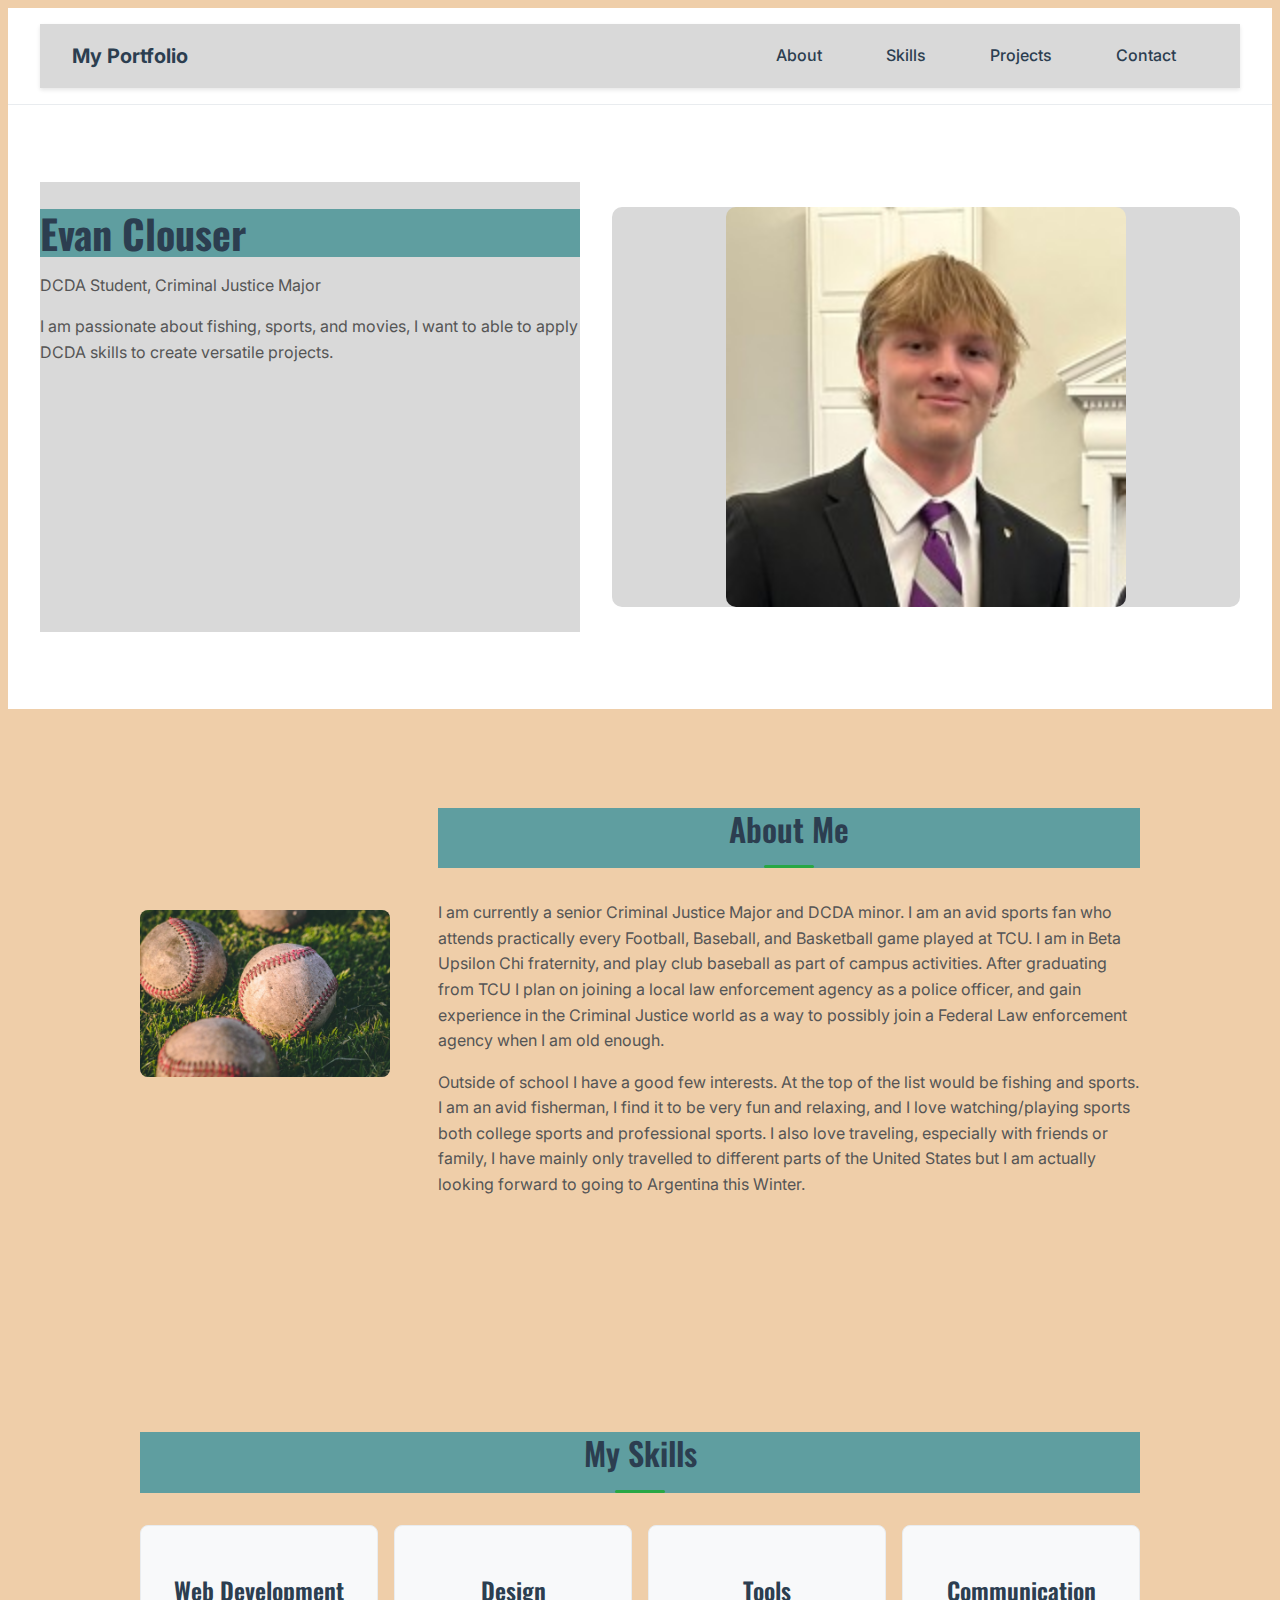
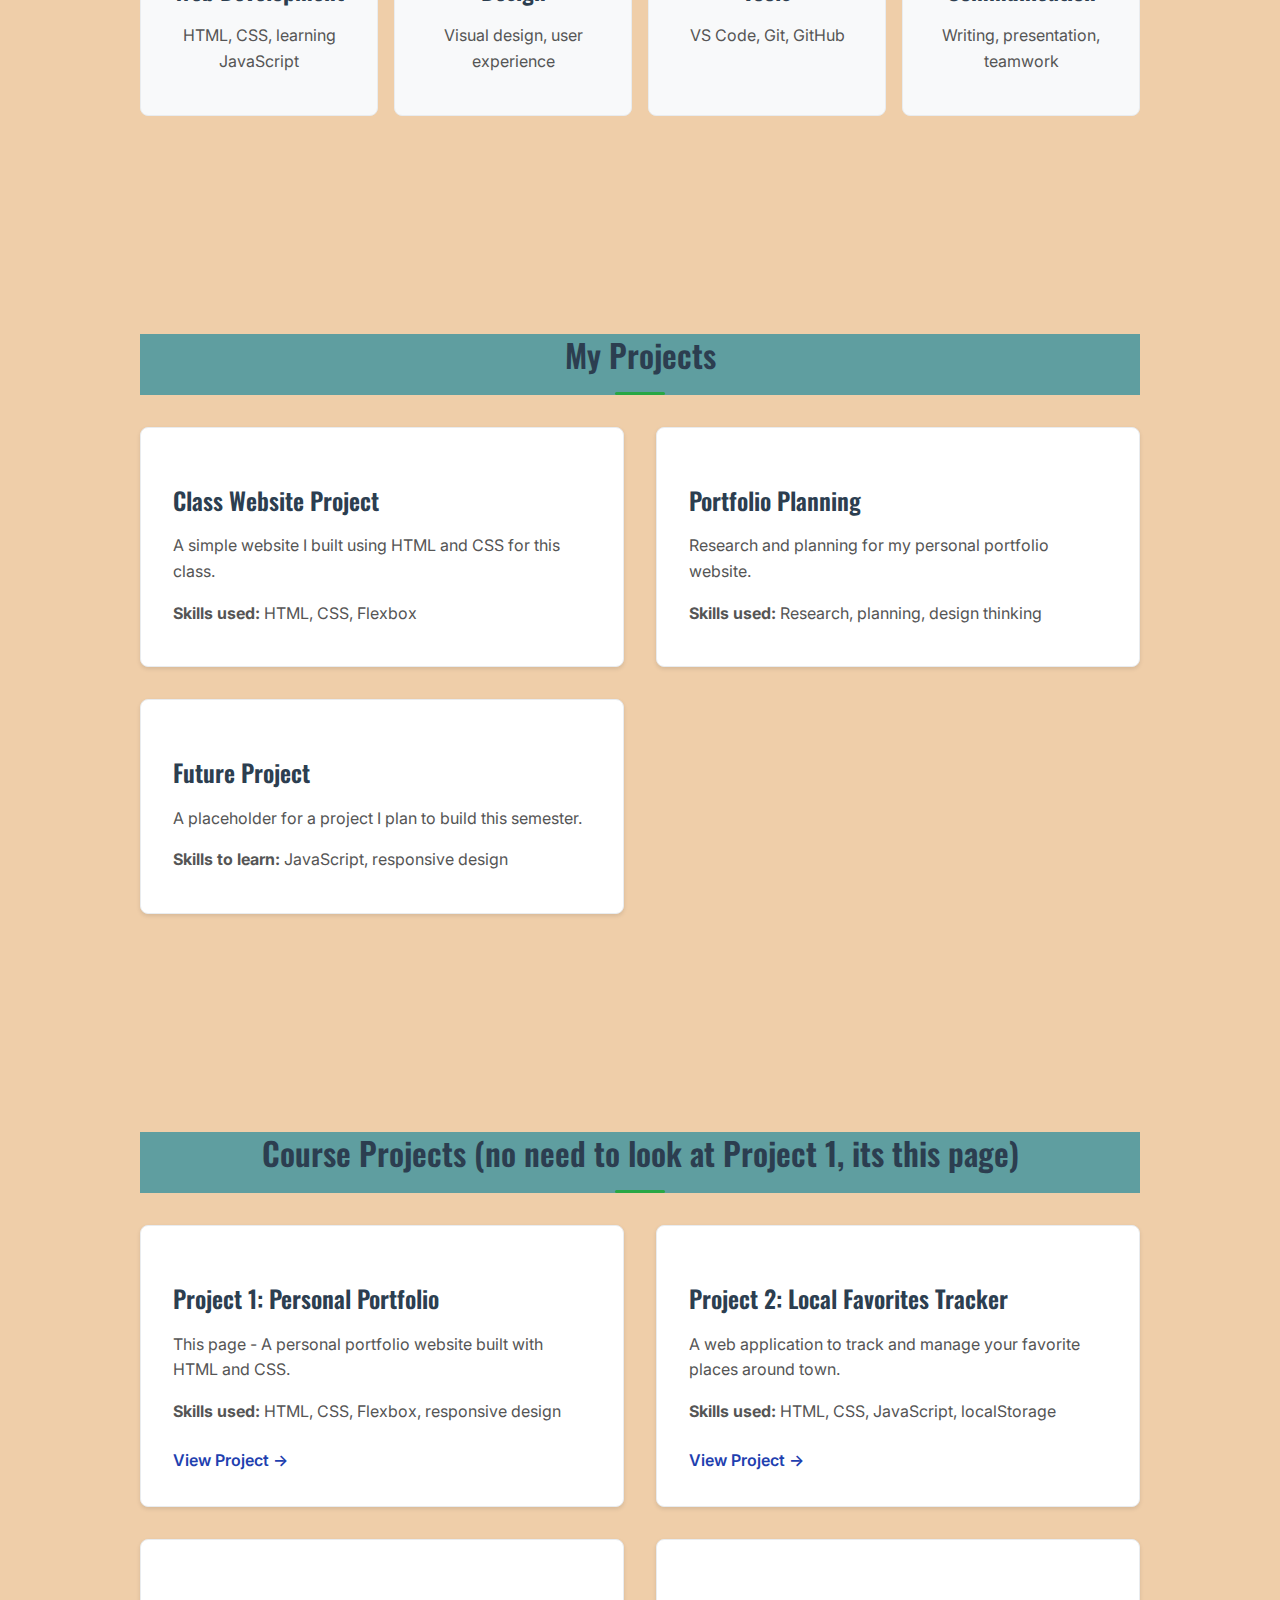
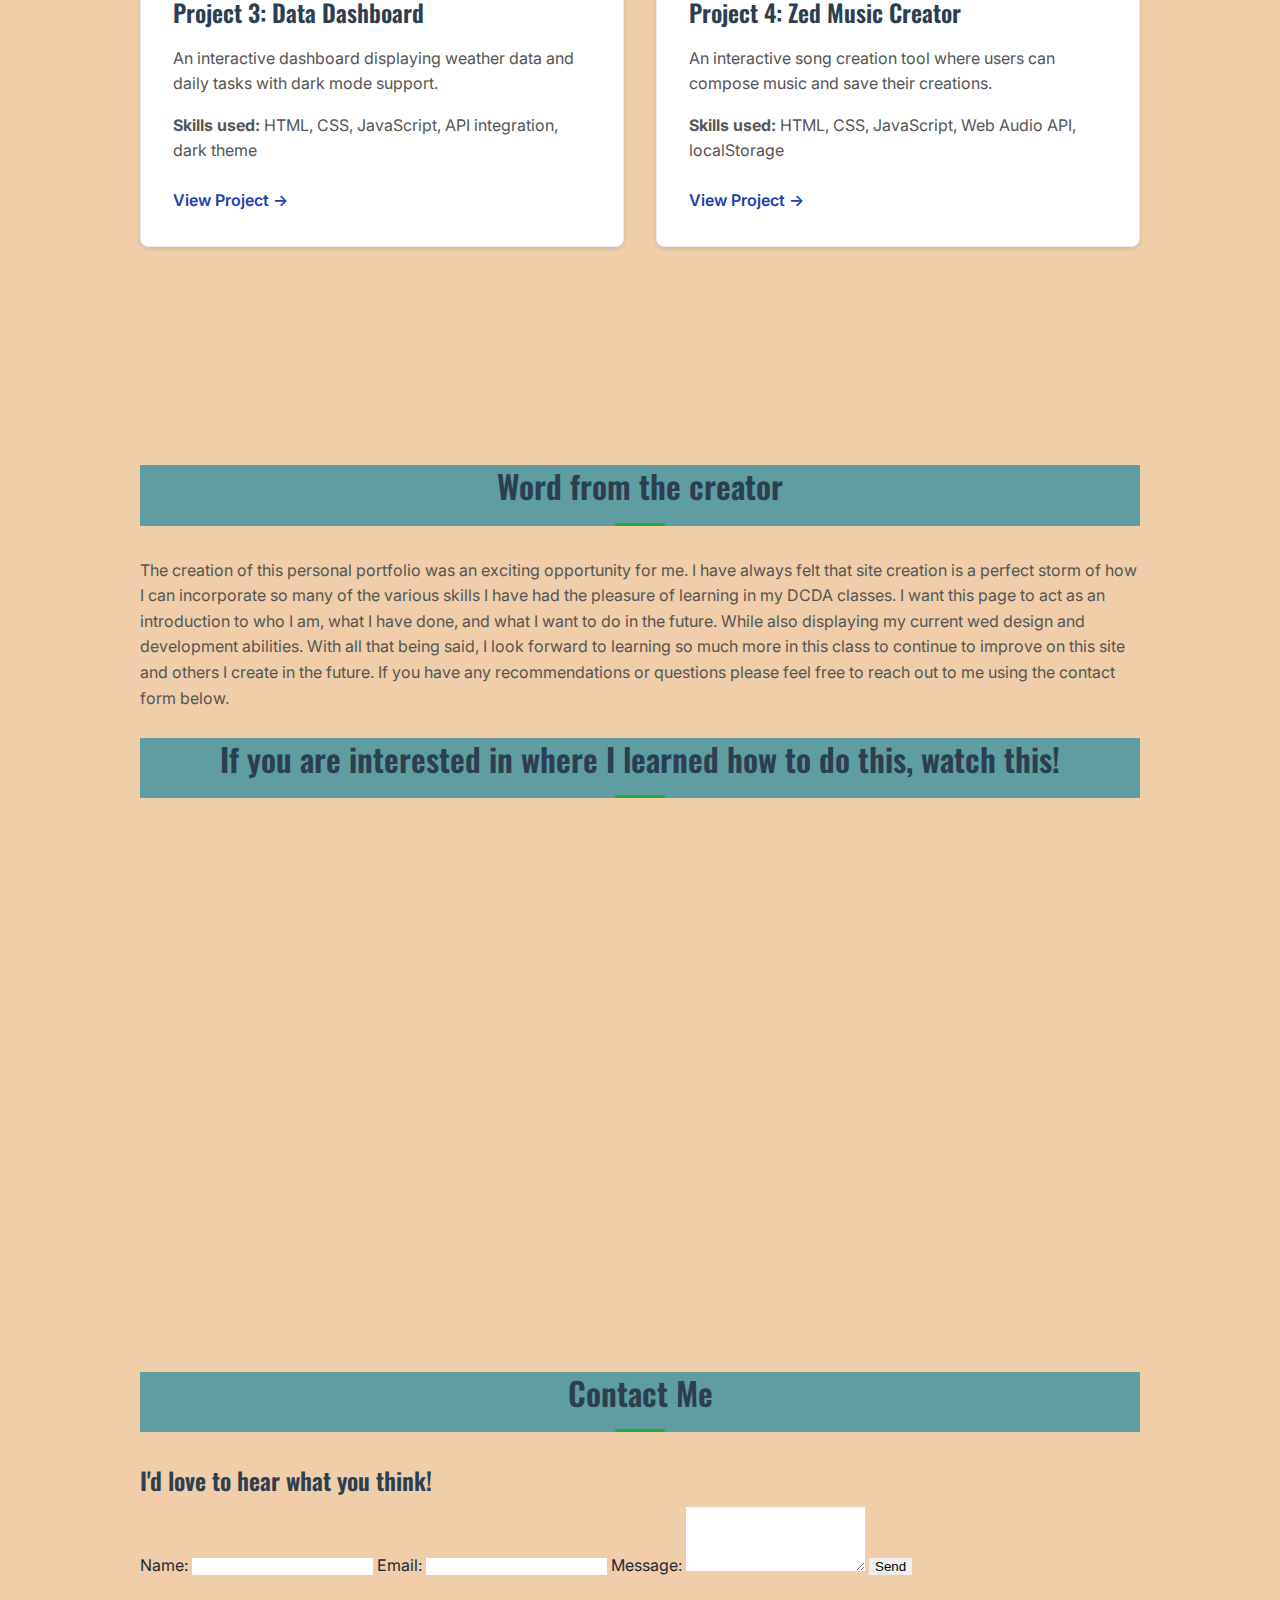
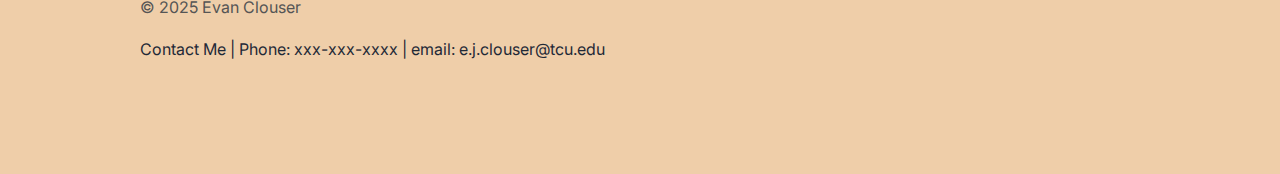
<file: index.html>
<!DOCTYPE html>
<html lang="en">
<head>
    <meta charset="UTF-8">
    <meta name="viewport" content="width=<device-width>, initial-scale=1.0">
    <title>Document</title>

    <link rel="stylesheet" href="css/style.css">


</head>
<body>
    <nav>
    <div class="nav-container">
        <a href="#" class="logo">My Portfolio</a>
        <div class="nav-links">
            <a href="#about">About</a>
            <a href="#skills">Skills</a>
            <a href="#projects">Projects</a>
            <a href="#contact">Contact</a>
        </div>
    </div>
</nav>
    
    <header>
        

        <div class="header_text">

            <h1>Evan Clouser</h1>
            <p>DCDA Student, Criminal Justice Major</p>
            <p>I am passionate about fishing, sports, and movies, I want to able to apply DCDA skills to create versatile projects.</p>
        </div>

        <div class="header_pic">
            <img src="images/head_shot.jpg" alt="Evan Clouser Headshot" />
        </div>

    </header>

    <main>

    <section class="about-section" id="about">
        <div class="about-image">
            <img src="images/baseball_image.jpeg" alt="A picture of baseballs">
        </div>
        <div class="about-text">
            <h2>About Me</h2>
            <p>I am currently a senior Criminal Justice Major and DCDA minor. I am an avid sports fan who attends practically every Football, Baseball, and Basketball game played at TCU. I am in Beta Upsilon Chi fraternity, and play club baseball as part of campus activities. After graduating from TCU I plan on joining a local law enforcement agency as a police officer, and gain experience in the Criminal Justice world as a way to possibly join a Federal Law enforcement agency when I am old enough.</p>
            <p>Outside of school I have a good few interests. At the top of the list would be fishing and sports. I am an avid fisherman, I find it to be very fun and relaxing, and I love watching/playing sports both college sports and professional sports. I also love traveling, especially with friends or family, I have mainly only travelled to different parts of the United States but I am actually looking forward to going to Argentina this Winter.</p>
        </div>

    </section>

    <section class="skills-section" id="skills">
        <h2>My Skills</h2>
        <div class="skills-container">
            <div class="skill-card">
                <h3>Web Development</h3>
                <p>HTML, CSS, learning JavaScript</p>
            </div>
            <div class="skill-card">
                <h3>Design</h3>
                <p>Visual design, user experience</p>
            </div>
            <div class="skill-card">
                <h3>Tools</h3>
                <p>VS Code, Git, GitHub</p>
            </div>
            <div class="skill-card">
                <h3>Communication</h3>
                <p>Writing, presentation, teamwork</p>
            </div>   
        </div>
    </section>

    <section class="projects-section" id="projects">
    <h2>My Projects</h2>
    <div class="projects-container">
        <article class="project-card">
            <div class="project-content">
                <h3>Class Website Project</h3>
                <p>A simple website I built using HTML and CSS for this class.</p>
                <p><strong>Skills used:</strong> HTML, CSS, Flexbox</p>
            </div>
        </article>
        
        <article class="project-card">
            <div class="project-content">
                <h3>Portfolio Planning</h3>
                <p>Research and planning for my personal portfolio website.</p>
                <p><strong>Skills used:</strong> Research, planning, design thinking</p>
            </div>
        </article>
        
        <article class="project-card">
            <div class="project-content">
                <h3>Future Project</h3>
                <p>A placeholder for a project I plan to build this semester.</p>
                <p><strong>Skills to learn:</strong> JavaScript, responsive design</p>
            </div>
        </article>
    </div>
</section>

<section class="projects" id="course-projects">
    <h2>Course Projects (no need to look at Project 1, its this page)</h2>
    <div class="projects-container">
        <article class="project-card">
            <div class="project-content">
                <h3>Project 1: Personal Portfolio</h3>
                <p>This page - A personal portfolio website built with HTML and CSS.</p>
                <p><strong>Skills used:</strong> HTML, CSS, Flexbox, responsive design</p>
            </div>
            <a href="projects/project1-original/" class="project-link">View Project →</a>
        </article>

        <article class="project-card">
            <div class="project-content">
                <h3>Project 2: Local Favorites Tracker</h3>
                <p>A web application to track and manage your favorite places around town.</p>
                <p><strong>Skills used:</strong> HTML, CSS, JavaScript, localStorage</p>
            </div>
            <a href="projects/project2-tracker/" class="project-link">View Project →</a>
        </article>

        <article class="project-card">
            <div class="project-content">
                <h3>Project 3: Data Dashboard</h3>
                <p>An interactive dashboard displaying weather data and daily tasks with dark mode support.</p>
                <p><strong>Skills used:</strong> HTML, CSS, JavaScript, API integration, dark theme</p>
            </div>
            <a href="projects/project3-dashboard/" class="project-link">View Project →</a>
        </article>

        <article class="project-card">
            <div class="project-content">
                <h3>Project 4: Zed Music Creator</h3>
                <p>An interactive song creation tool where users can compose music and save their creations.</p>
                <p><strong>Skills used:</strong> HTML, CSS, JavaScript, Web Audio API, localStorage</p>
            </div>
            <a href="projects/project4-zed/" class="project-link">View Project →</a>
        </article>
    </div>
</section>

    <section>
        <h2>Word from the creator</h2>
        <p>
            The creation of this personal portfolio was an exciting opportunity for me. I have always felt that site creation is a perfect storm of how I can incorporate so many of the various skills I have had the pleasure of learning in my DCDA classes. I want this page to act as an introduction to who I am, what I have done, and what I want to do in the future. While also displaying my current wed design and development abilities. With all that being said, I look forward to learning so much more in this class to continue to improve on this site and others I create in the future. If you have any recommendations or questions please feel free to reach out to me using the contact form below.
        </p>

        <h2>If you are interested in where I learned how to do this, watch this!</h2>

        <iframe width="560" height="315" src="https://www.youtube.com/embed/RLU5zUfYZmY?si=XW3CDAHBcbGPv2co" title="YouTube video player" frameborder="0" allow="accelerometer; autoplay; clipboard-write; encrypted-media; gyroscope; picture-in-picture; web-share" referrerpolicy="strict-origin-when-cross-origin" allowfullscreen></iframe>

          
    </section>

    <section class="contact-section" id="contact">
        <h2>Contact Me</h2>
        <h3>I'd love to hear what you think!</h3>
        <form action="https://formspree.io/f/your-form-id" method="POST">
            <label for="name">Name:</label>
            <input type="text" id="name" name="name" required>

            <label for="email">Email:</label>
            <input type="email" id="email" name="_replyto" required>

            <label for="message">Message:</label>
            <textarea id="message" name="message" rows="4" required></textarea>

            <button type="submit">Send</button>
        </form>

    <footer>
        <p>&copy; 2025 Evan Clouser</p>
        <footer>Contact Me |   Phone: xxx-xxx-xxxx   |  email: e.j.clouser@tcu.edu </footer>
    </footer>


</main>
</body>
</html>
</file>
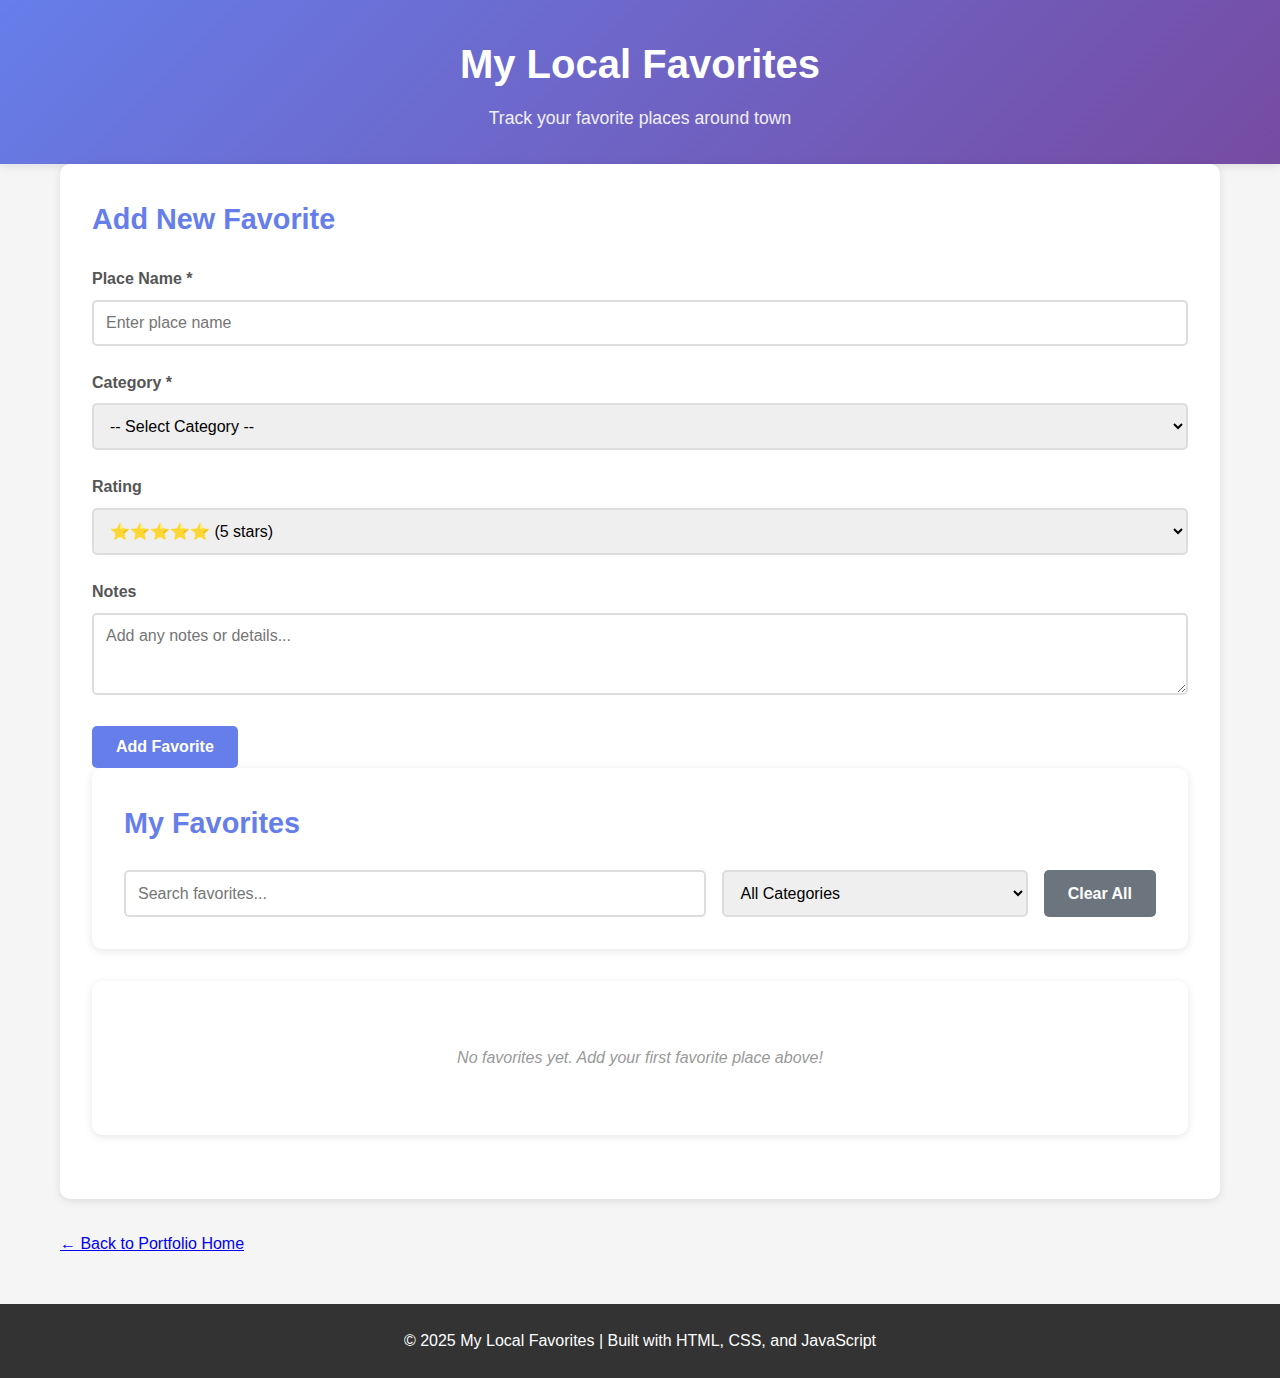
<file: projects/project2-tracker/index.html>
<!DOCTYPE html>
<html lang="en">
<head>
    <meta charset="UTF-8">
    <meta name="viewport" content="width=device-width, initial-scale=1.0">
    <meta name="description" content="Track and manage your favorite local places">
    <title>My Local Favorites Tracker</title>
    <link rel="stylesheet" href="css/styles.css">
</head>
<body>
    <!-- Content will go here -->
<!-- Header Section -->
    <header>
    <div class="container">
        <h1>My Local Favorites</h1>
        <p class="subtitle">Track your favorite places around town</p>
    </div>
    </header>

<!-- Main Content -->
<main class="container">
    <!-- All sections will go inside main -->
     <!-- Add Favorite Form Section -->
<section class="add-section">
    <h2>Add New Favorite</h2>
    <form id="add-favorite-form">

        <!-- Name Input -->
        <div class="form-group">
            <label for="name">Place Name *</label>
            <input
                type="text"
                id="name"
                name="name"
                required
                placeholder="Enter place name"
                aria-required="true">
        </div>

        <!-- Category Dropdown -->
        <div class="form-group">
            <label for="category">Category *</label>
            <select id="category" name="category" required aria-required="true">
                <option value="">-- Select Category --</option>
                <option value="coffee">Coffee Shop</option>
                <option value="restaurants">Restaurant</option>
                <option value="parks">Park</option>
                <option value="entertainment">Entertainment</option>
                <option value="study-spots">Study Spot</option>
                <option value="fitness">Fitness</option>
                <option value="other">Other</option>
            </select>
        </div>

        <!-- Rating Dropdown -->
        <div class="form-group">
            <label for="rating">Rating</label>
            <select id="rating" name="rating">
                <option value="5">⭐⭐⭐⭐⭐ (5 stars)</option>
                <option value="4">⭐⭐⭐⭐ (4 stars)</option>
                <option value="3">⭐⭐⭐ (3 stars)</option>
                <option value="2">⭐⭐ (2 stars)</option>
                <option value="1">⭐ (1 star)</option>
            </select>
        </div>

        <!-- Notes Textarea -->
        <div class="form-group">
            <label for="notes">Notes</label>
            <textarea
                id="notes"
                name="notes"
                rows="3"
                placeholder="Add any notes or details..."></textarea>
        </div>

        <!-- Submit Button -->
        <button type="submit" class="btn btn-primary">Add Favorite</button>

    </form>

<!-- Search/Filter Section -->
<section class="search-section">
    <h2>My Favorites</h2>
    <div class="search-controls">
        <input type="text" id="search-input" placeholder="Search favorites..." aria-label="Search favorites">
        <select id="category-filter" aria-label="Filter by category">
            <option value="all">All Categories</option>
            <option value="coffee">Coffee Shop</option>
            <option value="restaurants">Restaurant</option>
            <option value="parks">Park</option>
            <option value="entertainment">Entertainment</option>
            <option value="study-spots">Study Spot</option>
            <option value="fitness">Fitness</option>
            <option value="other">Other</option>
        </select>
        <button type="button" id="clear-all-btn" class="btn btn-secondary">Clear All</button>
    </div>
</section>


    <!-- Favorites Display Section -->
<section class="favorites-section">
    <div id="favorites-list" class="favorites-grid">
        <!-- JavaScript will add favorite cards here -->
        <!-- Took out the placeholder message -->
        
    </div>
</section>
</section>
</section>
<nav>
    <a href="../../">← Back to Portfolio Home</a>
</nav>
</main>

<!-- Footer -->
<footer>
    <div class="container">
        <p>&copy; 2025 My Local Favorites | Built with HTML, CSS, and JavaScript</p>
    </div>
</footer>

    <!-- JavaScript at end of body -->
    <script src="js/app.js"></script>

</body>
</html>
</file>
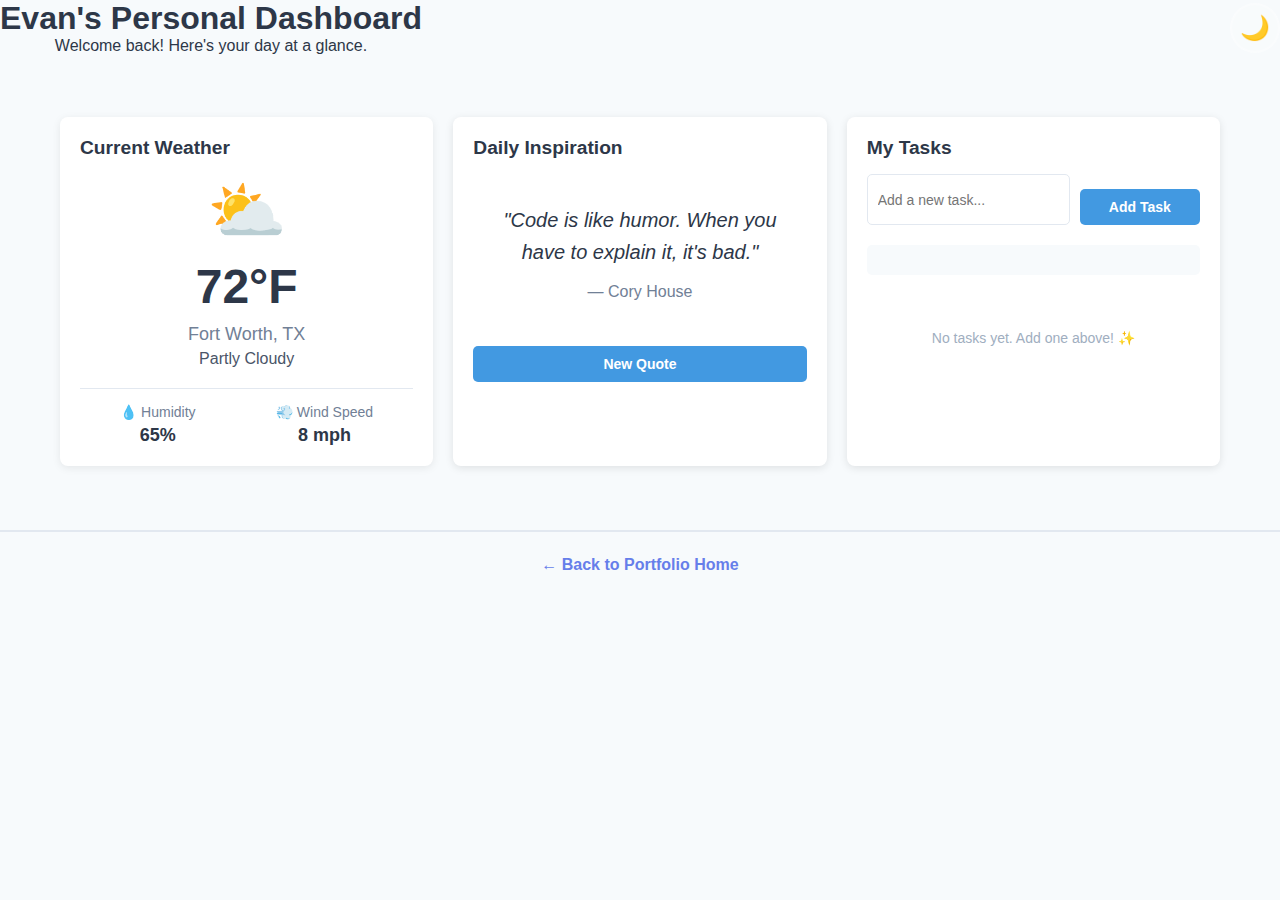
<file: projects/project3-dashboard/index.html>
<!DOCTYPE html>
<html lang="en">
<head>
    <meta charset="UTF-8">
    <meta name="viewport" content="width=device-width, initial-scale=1.0">
    <title>Evan's Personal Dashboard</title>
    <link rel="stylesheet" href="css/styles.css">
</head>
<body>

    <header class="dashboard-header">
  <div class="header-content">
    <div>
      <h1>Evan's Personal Dashboard</h1>
      <p class="dashboard-subtitle">Welcome back! Here's your day at a glance.</p>
    </div>
    <button id="theme-toggle" class="theme-toggle" aria-label="Toggle dark mode">
      <span class="theme-icon">🌙</span>
    </button>
  </div>
    </header>

    <div class="dashboard">
        

        <main class="widgets-container">
            <!-- Weather Widget -->
            <section class="widget weather-widget">
                <h2>Current Weather</h2>
                <div id="weather-display">
                    Loading weather data...
                </div>

            </section>

            <section class="widget quotes-widget">
                <h2>Daily Inspiration</h2>
                <div id="quotes-display">
                    <!-- Quote will appear here -->
                </div>
            <button id="new-quote-btn" class="btn-primary">New Quote</button>
            </section>

            <div class="widget tasks-widget">
  <h2>My Tasks</h2>

  <!-- Add Task Form -->
  <form id="task-form" class="task-form">
    <input
      type="text"
      id="task-input"
      placeholder="Add a new task..."
      required
    />
    <button type="submit" class="btn-primary">Add Task</button>
  </form>

  <!-- Task Statistics -->
  <div id="task-stats" class="task-stats">
    <!-- Stats will appear here -->
  </div>

  <!-- Tasks List -->
  <div id="tasks-list" class="tasks-list">
    <!-- Tasks will appear here -->
  </div>
</div>

        </main>
    </div>

    <nav class="back-nav">
        <a href="../../">← Back to Portfolio Home</a>
    </nav>

    <script src="js/app.js"></script>
</body>
</html>
</file>
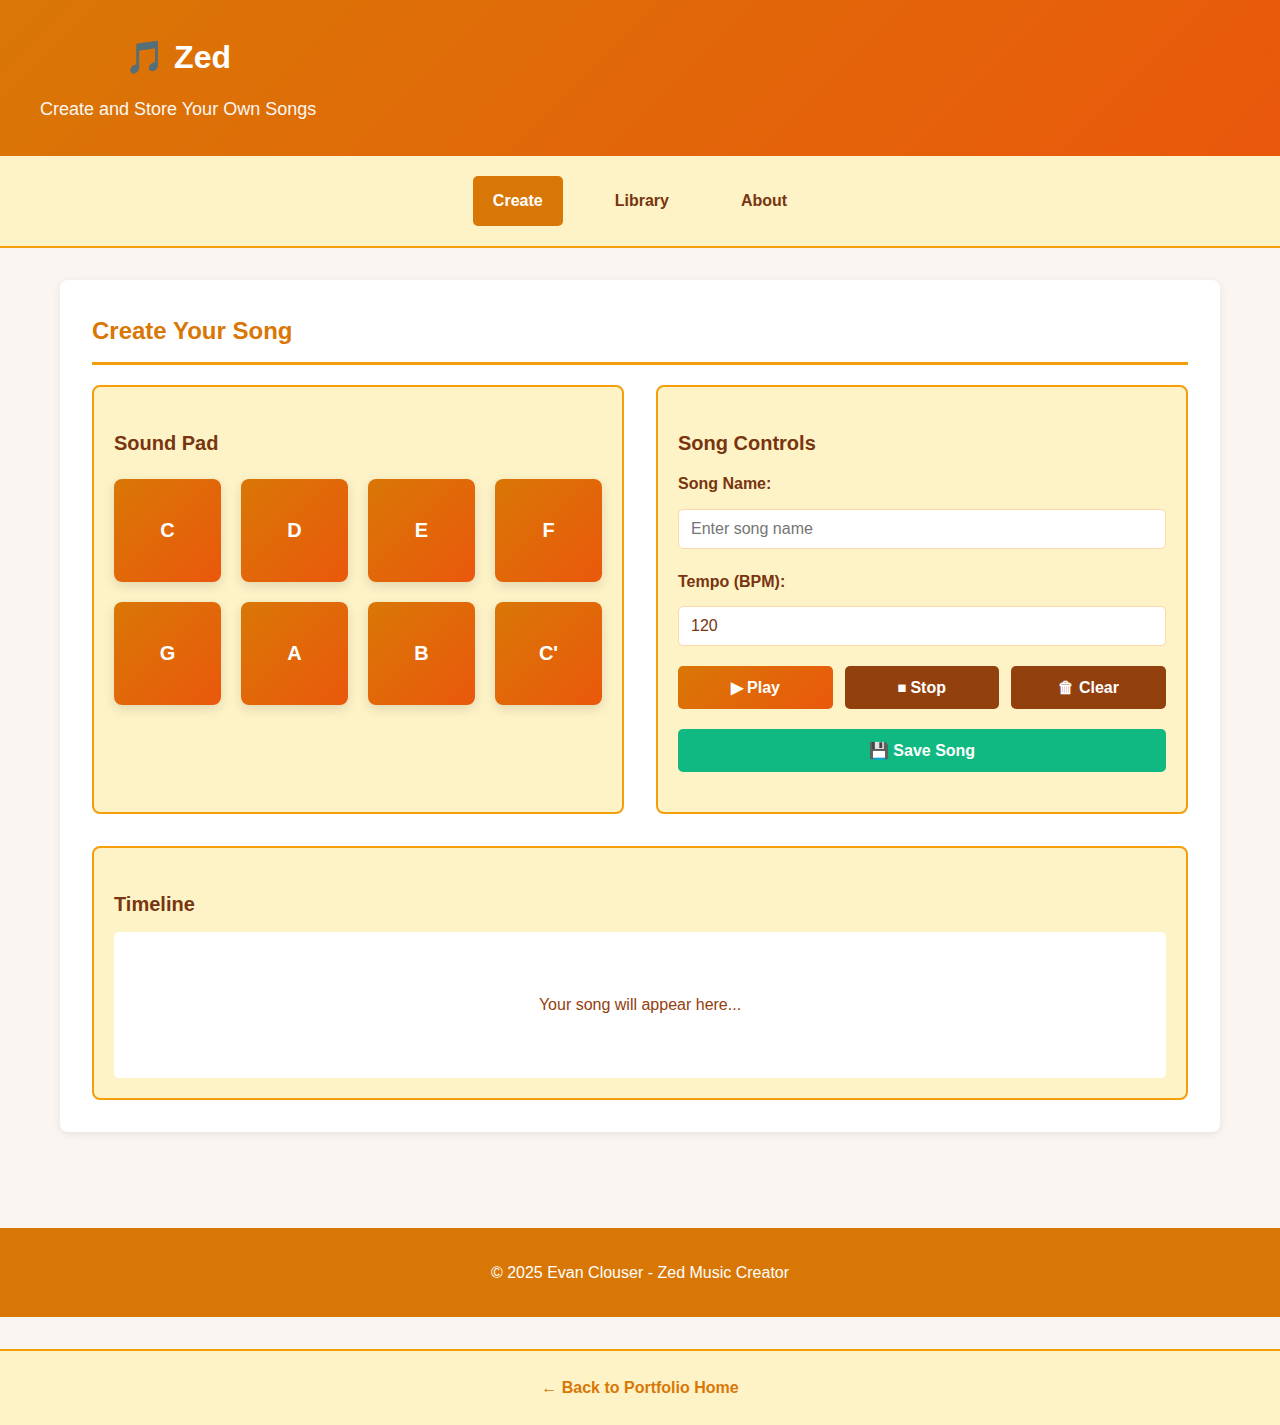
<file: projects/project4-zed/index.html>
<!DOCTYPE html>
<html lang="en">
<head>
    <meta charset="UTF-8">
    <meta name="viewport" content="width=device-width, initial-scale=1.0">
    <title>Zed - Song Creator</title>
    <link rel="stylesheet" href="css/styles.css">
</head>
<body>
    <header class="app-header">
        <div class="header-content">
            <div>
                <h1>🎵 Zed</h1>
                <p class="subtitle">Create and Store Your Own Songs</p>
            </div>
        </div>
    </header>

    <nav class="navigation">
        <div class="nav-container">
            <a href="#" class="nav-link active" onclick="showSection('create'); return false;">Create</a>
            <a href="#" class="nav-link" onclick="showSection('library'); return false;">Library</a>
            <a href="#" class="nav-link" onclick="showSection('about'); return false;">About</a>
        </div>
    </nav>

    <main class="main-container">
        
        <!-- Create Song Section -->
        <section id="create" class="section create-section active">
            <h2>Create Your Song</h2>
            <div class="creator-container">
                <div class="sound-pad">
                    <h3>Sound Pad</h3>
                    <div class="pads-grid">
                        <button class="pad" data-note="C4" onclick="playSound('C4')">C</button>
                        <button class="pad" data-note="D4" onclick="playSound('D4')">D</button>
                        <button class="pad" data-note="E4" onclick="playSound('E4')">E</button>
                        <button class="pad" data-note="F4" onclick="playSound('F4')">F</button>
                        <button class="pad" data-note="G4" onclick="playSound('G4')">G</button>
                        <button class="pad" data-note="A4" onclick="playSound('A4')">A</button>
                        <button class="pad" data-note="B4" onclick="playSound('B4')">B</button>
                        <button class="pad" data-note="C5" onclick="playSound('C5')">C'</button>
                    </div>
                </div>

                <div class="song-controls">
                    <h3>Song Controls</h3>
                    <div class="control-group">
                        <label for="song-name">Song Name:</label>
                        <input type="text" id="song-name" placeholder="Enter song name">
                    </div>
                    <div class="control-group">
                        <label for="tempo">Tempo (BPM):</label>
                        <input type="number" id="tempo" min="40" max="200" value="120">
                    </div>
                    <div class="button-group">
                        <button id="play-btn" class="btn btn-primary" onclick="playSong()">▶ Play</button>
                        <button id="stop-btn" class="btn btn-secondary" onclick="stopSong()">⏹ Stop</button>
                        <button id="clear-btn" class="btn btn-secondary" onclick="clearSong()">🗑 Clear</button>
                    </div>
                    <div class="button-group">
                        <button id="save-btn" class="btn btn-success" onclick="saveSong()">💾 Save Song</button>
                    </div>
                </div>
            </div>

            <div class="song-timeline">
                <h3>Timeline</h3>
                <div id="timeline" class="timeline">
                    <p class="placeholder">Your song will appear here...</p>
                </div>
            </div>
        </section>

        <!-- Library Section -->
        <section id="library" class="section library-section">
            <h2>Your Song Library</h2>
            <div id="songs-library" class="songs-grid">
                <div class="empty-state">
                    <p>No songs saved yet. Create one to get started!</p>
                </div>
            </div>
        </section>

        <!-- About Section -->
        <section id="about" class="section about-section">
            <h2>About Zed</h2>
            <div class="about-content">
                <p>Zed is an interactive song creator that allows you to compose music using a simple sound pad interface. Create melodies, save your compositions, and build your own music library.</p>
                <h3>How to Use:</h3>
                <ul>
                    <li>Click on the sound pad buttons to create your melody</li>
                    <li>Enter a name for your song</li>
                    <li>Adjust the tempo (BPM) to your liking</li>
                    <li>Click "Play" to hear your creation</li>
                    <li>Use "Clear" to start over or "Save Song" to store your work</li>
                    <li>View all your saved songs in the Library section</li>
                </ul>
                <h3>Features:</h3>
                <ul>
                    <li>🎹 Interactive sound pad with 8 musical notes</li>
                    <li>💾 Save and store your creations</li>
                    <li>⏱️ Adjustable tempo control</li>
                    <li>📚 Personal song library</li>
                    <li>✏️ Edit and replay saved songs</li>
                </ul>
            </div>
        </section>

    </main>

    <footer class="app-footer">
        <p>&copy; 2025 Evan Clouser - Zed Music Creator</p>
    </footer>

    <nav class="back-nav">
        <a href="../../">← Back to Portfolio Home</a>
    </nav>

    <script src="js/app.js"></script>
</body>
</html>
</file>
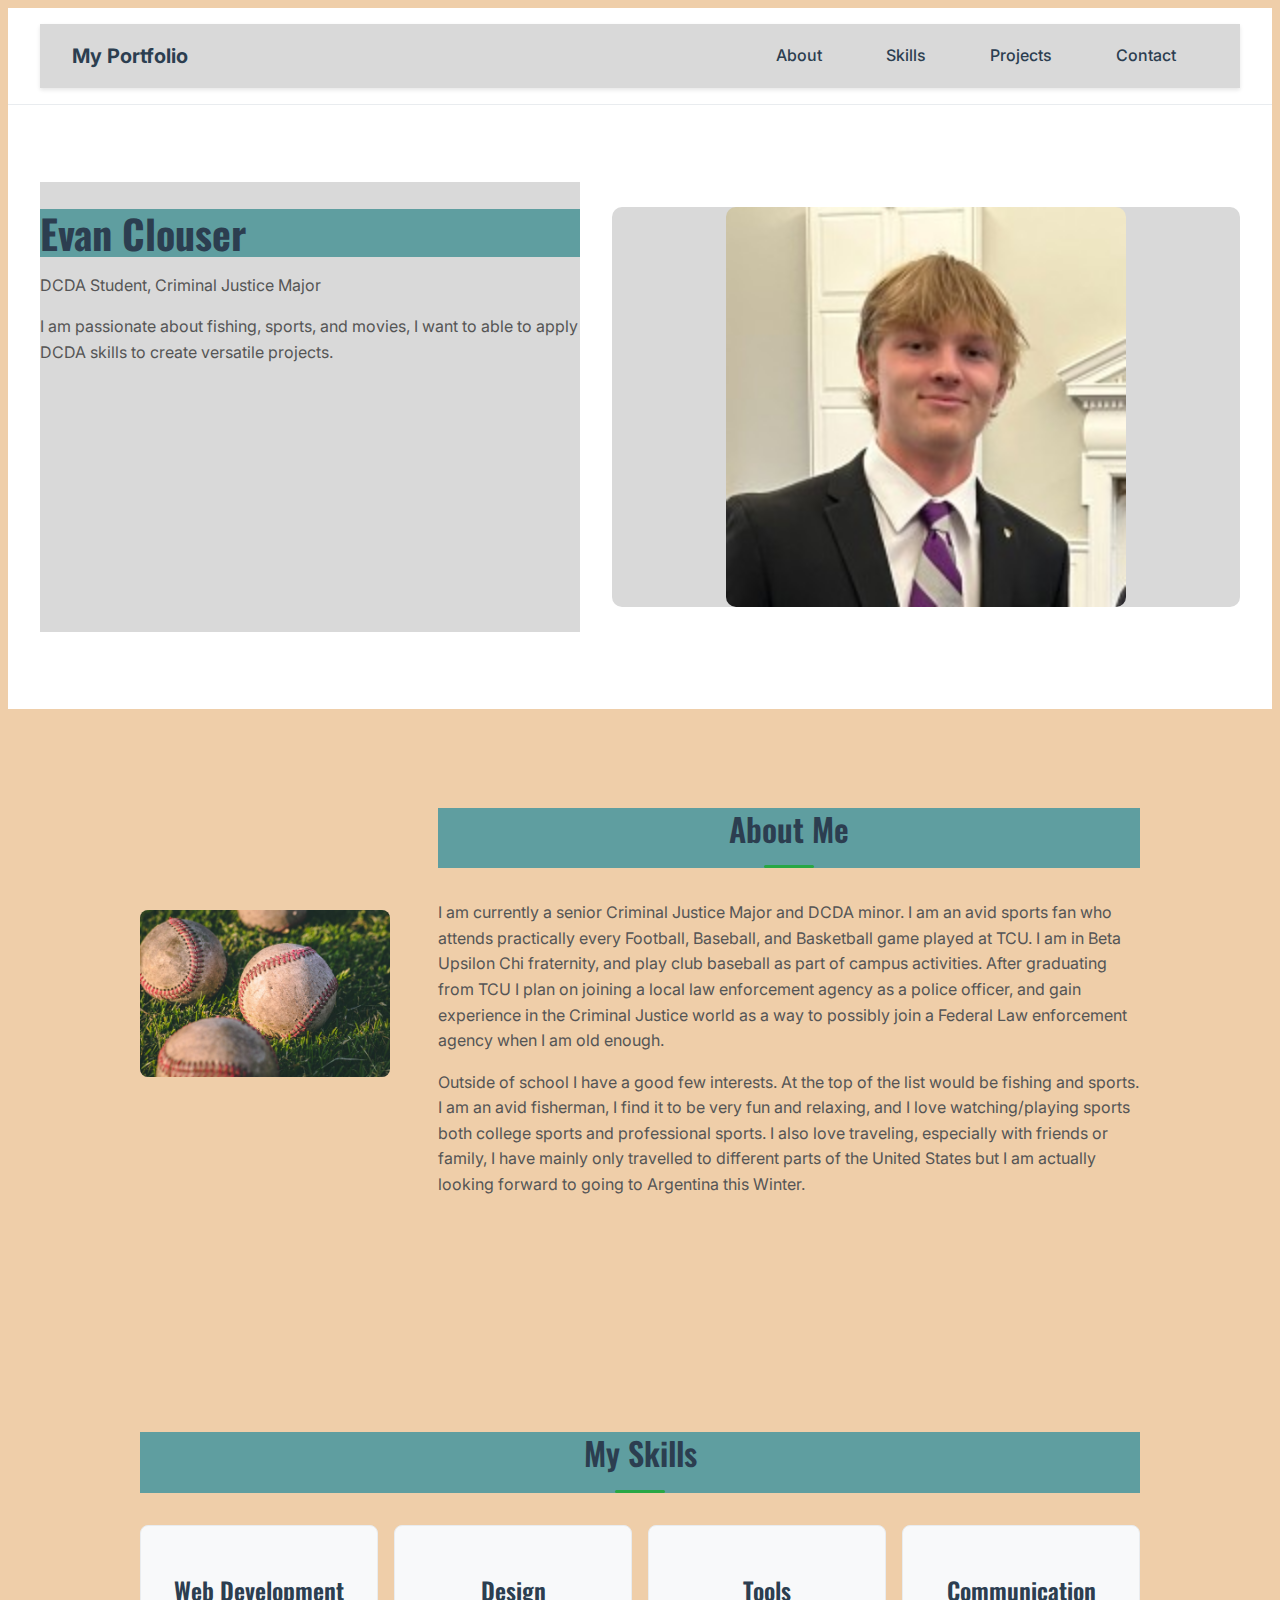
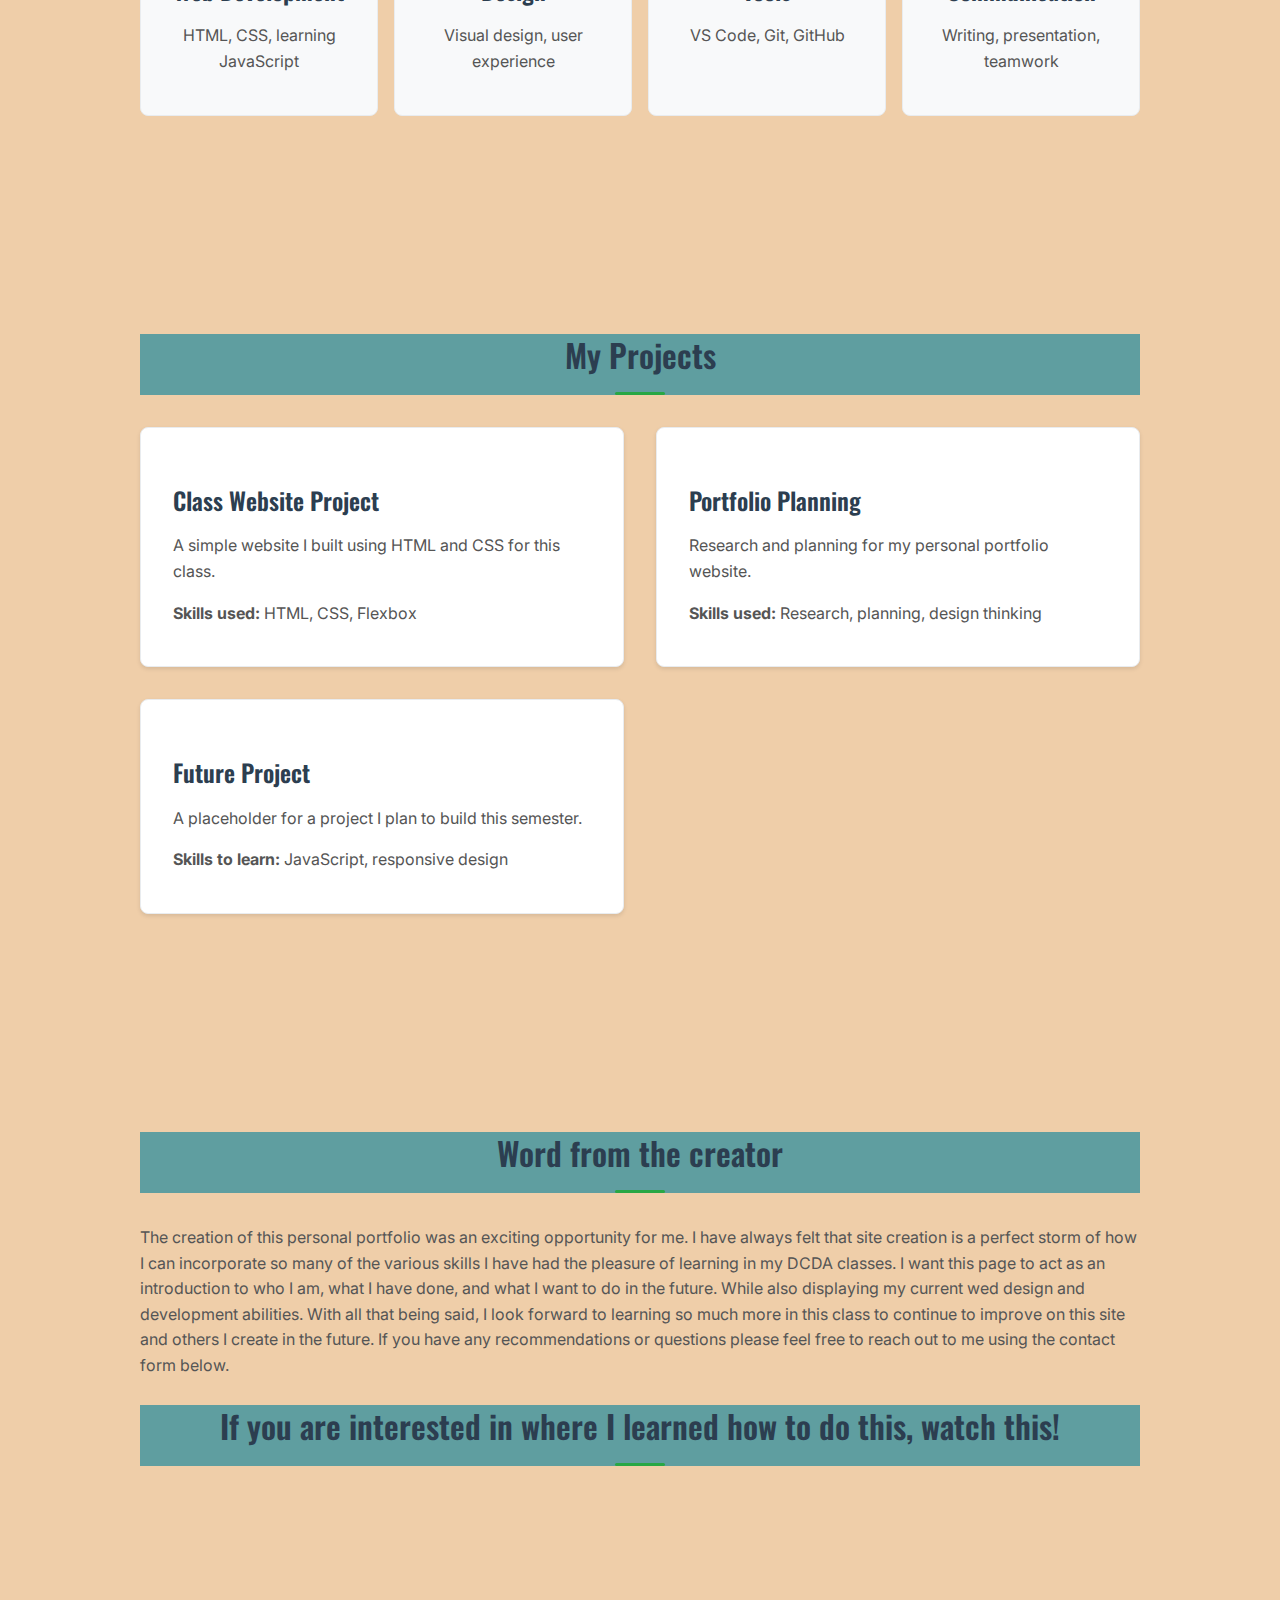
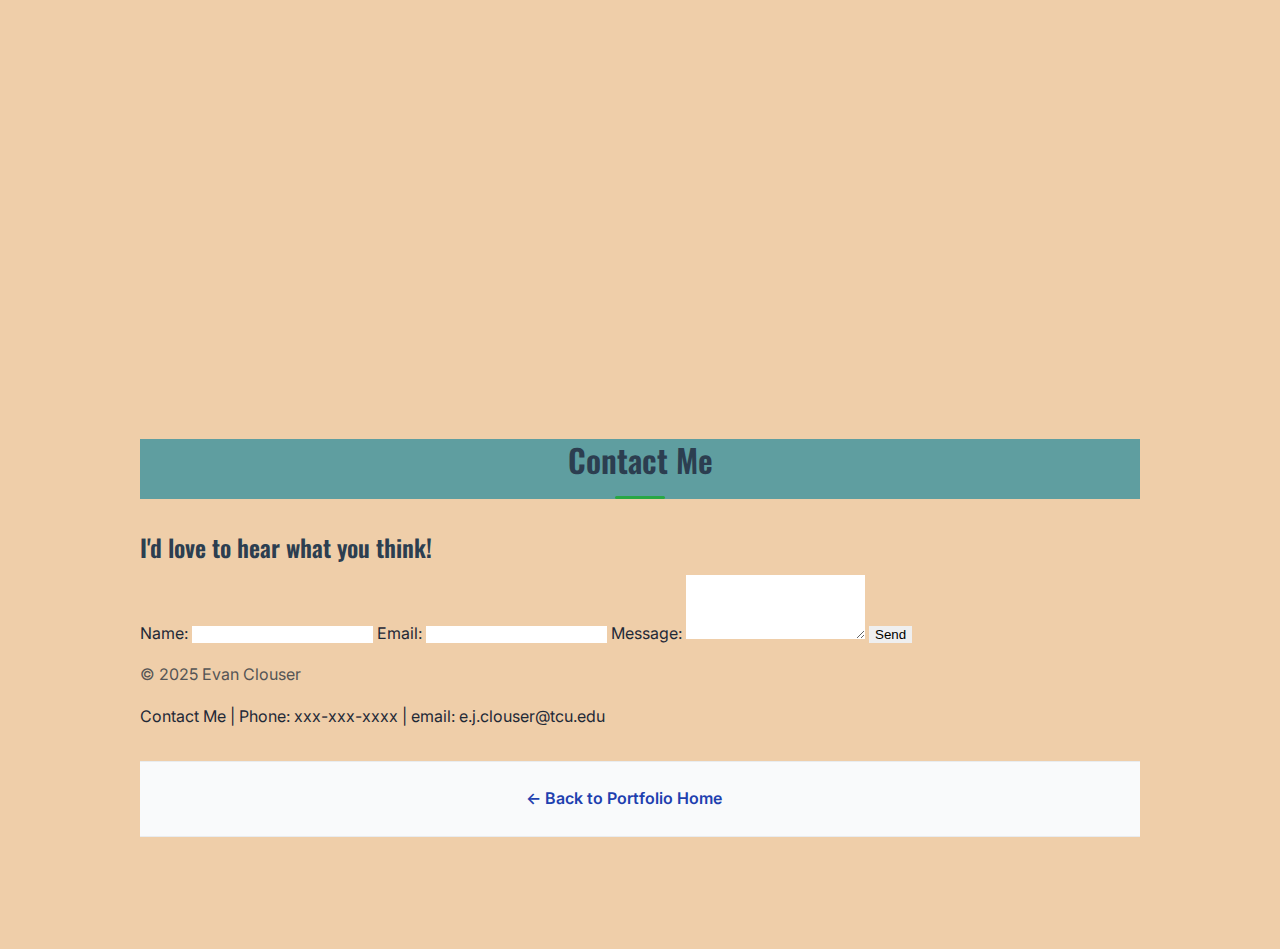
<file: projects/project1-original/css/index.html>
<!DOCTYPE html>
<html lang="en">
<head>
    <meta charset="UTF-8">
    <meta name="viewport" content="width=<device-width>, initial-scale=1.0">
    <title>Document</title>

    <link rel="stylesheet" href="css/style.css">


</head>
<body>
    <nav>
    <div class="nav-container">
        <a href="#" class="logo">My Portfolio</a>
        <div class="nav-links">
            <a href="#about">About</a>
            <a href="#skills">Skills</a>
            <a href="#projects">Projects</a>
            <a href="#contact">Contact</a>
        </div>
    </div>
</nav>
    
    <header>
        

        <div class="header_text">

            <h1>Evan Clouser</h1>
            <p>DCDA Student, Criminal Justice Major</p>
            <p>I am passionate about fishing, sports, and movies, I want to able to apply DCDA skills to create versatile projects.</p>
        </div>

        <div class="header_pic">
            <img src="images/head_shot.jpg" alt="Evan Clouser Headshot" />
        </div>

    </header>

    <main>

    <section class="about-section" id="about">
        <div class="about-image">
            <img src="images/baseball_image.jpeg" alt="A picture of baseballs">
        </div>
        <div class="about-text">
            <h2>About Me</h2>
            <p>I am currently a senior Criminal Justice Major and DCDA minor. I am an avid sports fan who attends practically every Football, Baseball, and Basketball game played at TCU. I am in Beta Upsilon Chi fraternity, and play club baseball as part of campus activities. After graduating from TCU I plan on joining a local law enforcement agency as a police officer, and gain experience in the Criminal Justice world as a way to possibly join a Federal Law enforcement agency when I am old enough.</p>
            <p>Outside of school I have a good few interests. At the top of the list would be fishing and sports. I am an avid fisherman, I find it to be very fun and relaxing, and I love watching/playing sports both college sports and professional sports. I also love traveling, especially with friends or family, I have mainly only travelled to different parts of the United States but I am actually looking forward to going to Argentina this Winter.</p>
        </div>

    </section>

    <section class="skills-section" id="skills">
        <h2>My Skills</h2>
        <div class="skills-container">
            <div class="skill-card">
                <h3>Web Development</h3>
                <p>HTML, CSS, learning JavaScript</p>
            </div>
            <div class="skill-card">
                <h3>Design</h3>
                <p>Visual design, user experience</p>
            </div>
            <div class="skill-card">
                <h3>Tools</h3>
                <p>VS Code, Git, GitHub</p>
            </div>
            <div class="skill-card">
                <h3>Communication</h3>
                <p>Writing, presentation, teamwork</p>
            </div>   
        </div>
    </section>

    <section class="projects-section" id="projects">
    <h2>My Projects</h2>
    <div class="projects-container">
        <article class="project-card">
            <div class="project-content">
                <h3>Class Website Project</h3>
                <p>A simple website I built using HTML and CSS for this class.</p>
                <p><strong>Skills used:</strong> HTML, CSS, Flexbox</p>
            </div>
        </article>
        
        <article class="project-card">
            <div class="project-content">
                <h3>Portfolio Planning</h3>
                <p>Research and planning for my personal portfolio website.</p>
                <p><strong>Skills used:</strong> Research, planning, design thinking</p>
            </div>
        </article>
        
        <article class="project-card">
            <div class="project-content">
                <h3>Future Project</h3>
                <p>A placeholder for a project I plan to build this semester.</p>
                <p><strong>Skills to learn:</strong> JavaScript, responsive design</p>
            </div>
        </article>
    </div>
</section>

    <section>
        <h2>Word from the creator</h2>
        <p>
            The creation of this personal portfolio was an exciting opportunity for me. I have always felt that site creation is a perfect storm of how I can incorporate so many of the various skills I have had the pleasure of learning in my DCDA classes. I want this page to act as an introduction to who I am, what I have done, and what I want to do in the future. While also displaying my current wed design and development abilities. With all that being said, I look forward to learning so much more in this class to continue to improve on this site and others I create in the future. If you have any recommendations or questions please feel free to reach out to me using the contact form below.
        </p>

        <h2>If you are interested in where I learned how to do this, watch this!</h2>

        <iframe width="560" height="315" src="https://www.youtube.com/embed/RLU5zUfYZmY?si=XW3CDAHBcbGPv2co" title="YouTube video player" frameborder="0" allow="accelerometer; autoplay; clipboard-write; encrypted-media; gyroscope; picture-in-picture; web-share" referrerpolicy="strict-origin-when-cross-origin" allowfullscreen></iframe>

          
    </section>

    <section class="contact-section" id="contact">
        <h2>Contact Me</h2>
        <h3>I'd love to hear what you think!</h3>
        <form action="https://formspree.io/f/your-form-id" method="POST">
            <label for="name">Name:</label>
            <input type="text" id="name" name="name" required>

            <label for="email">Email:</label>
            <input type="email" id="email" name="_replyto" required>

            <label for="message">Message:</label>
            <textarea id="message" name="message" rows="4" required></textarea>

            <button type="submit">Send</button>
        </form>

    <footer>
        <p>&copy; 2025 Evan Clouser</p>
        <footer>Contact Me |   Phone: xxx-xxx-xxxx   |  email: e.j.clouser@tcu.edu </footer>
    </footer>

    <nav class="back-nav">
        <a href="../../">← Back to Portfolio Home</a>
    </nav>

</main>
</body>
</html>
</file>
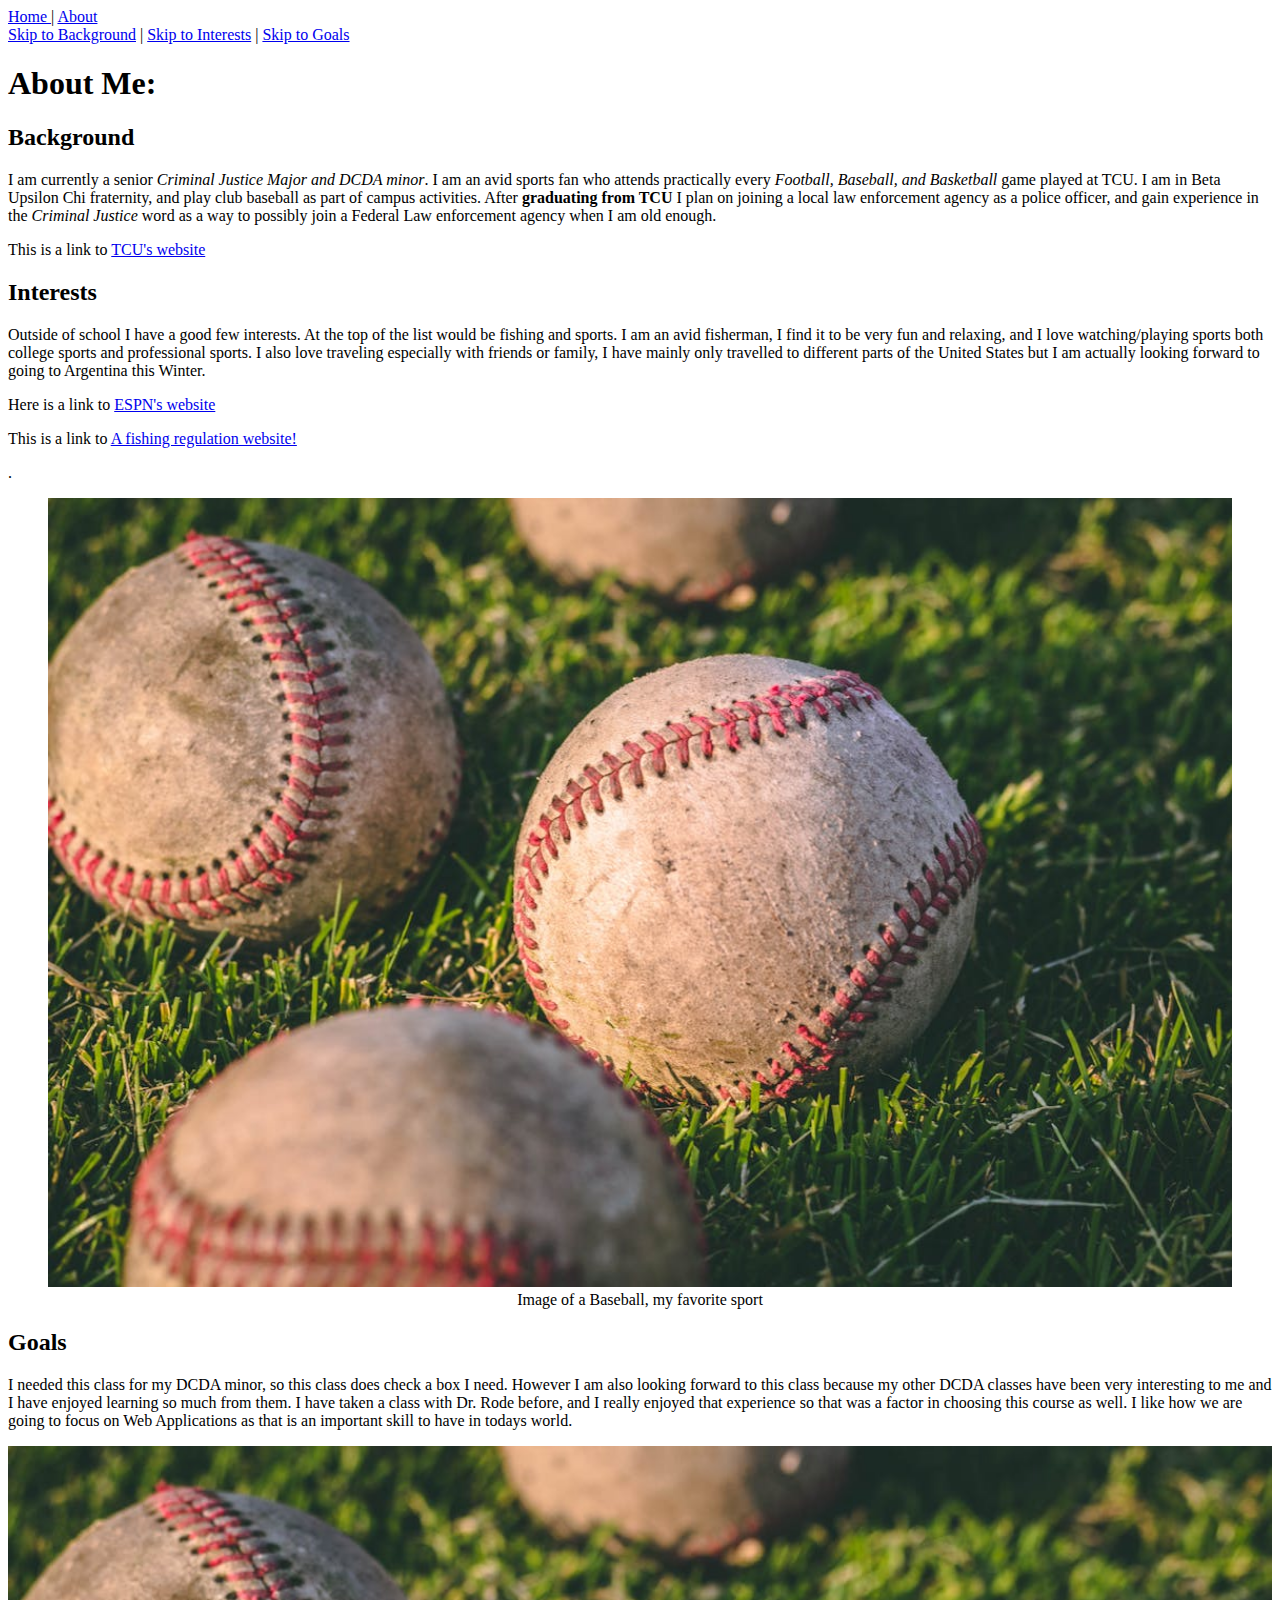
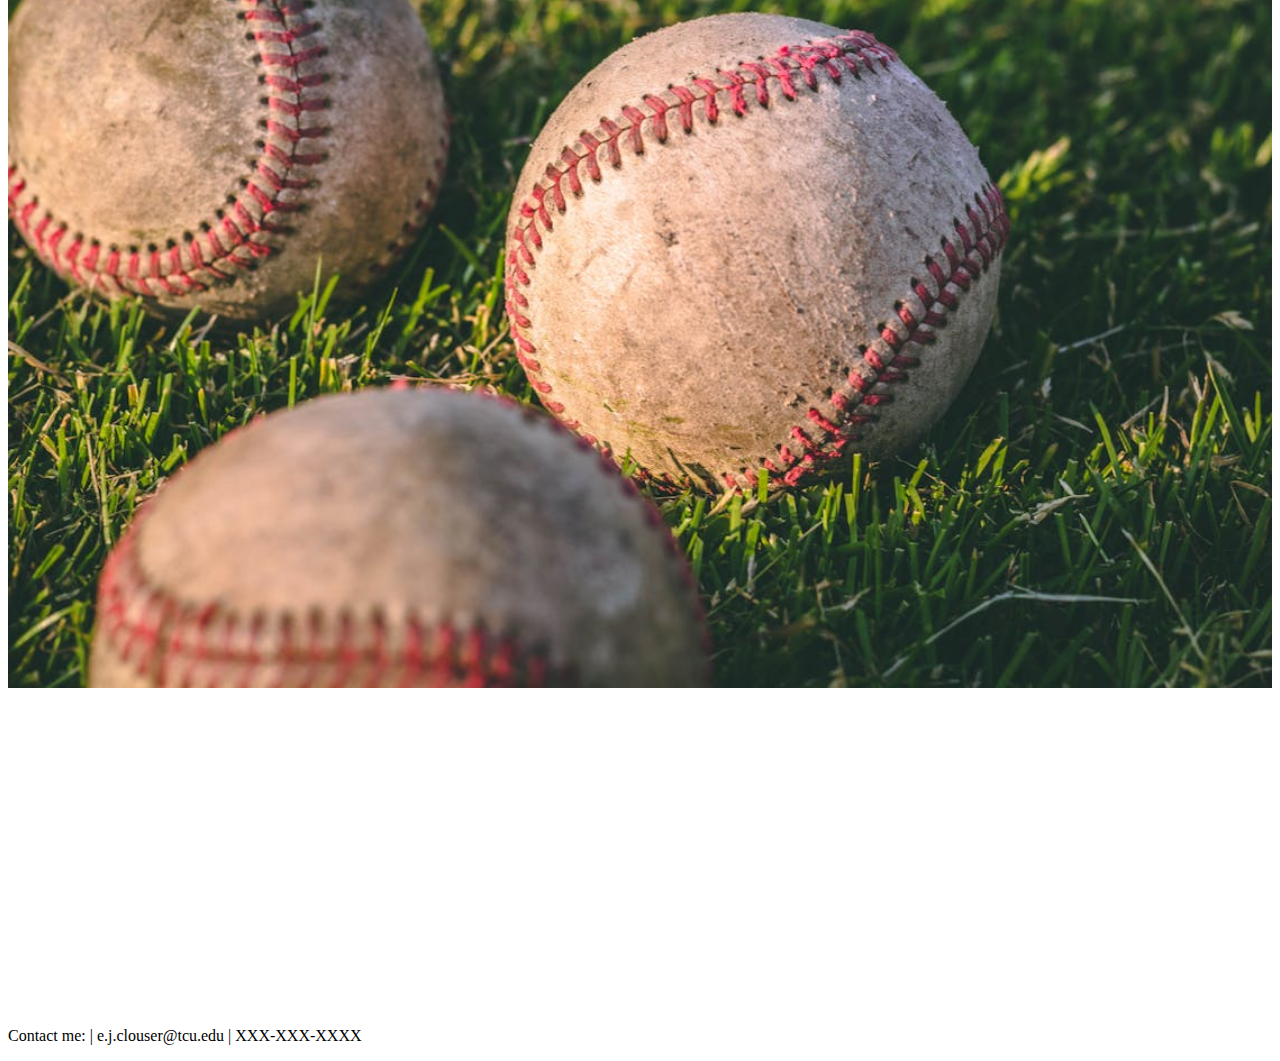
<file: about.html>
<!DOCTYPE html>
<html lang="en">
<head>
    <meta charset="UTF-8">
    <meta name="viewport" content="width=device-width, initial-scale=1.0">
    <title>Document</title>
</head>
<body>
    <!--Added headers to both the Index and the About pages-->
    <header>
        <nav> 
            <div>
                <a href="index.html">Home </a> | <a href="about.html">About </a>
                </div>

                <div>
                    <a href="#background">Skip to Background</a> |
                    <a href="#interests">Skip to Interests</a> |
                    <a href="#goals">Skip to Goals</a>
                </div>
                <p></p>
                <p></p>
            
            
            
            
            </nav>
        
    
    
    
    
    </header>

    <main>
    <!--Added sections, 3 each on both pages for each part of the page-->
    <section>
    <h1>About Me:</h1>

    <!--This is the improved version of the Index page, and this page includes an image and an embeded video, and use of Italics and Bolded words.-->

    <h2 id="background"> Background </h2>

    <!--the next paragraph below includes italics-->
    <!--Now including emphasis and strong tags-->

    <p>I am currently a senior <i>Criminal Justice Major and DCDA minor</i>. I am an avid sports fan who attends practically every <em>Football, Baseball, and Basketball</em> game played at TCU. I am in Beta Upsilon Chi fraternity, and play club baseball as part of campus activities. After <strong>graduating from TCU</strong> I plan on joining a local law enforcement agency as a police officer, and gain experience in the <i>Criminal Justice</i> word as a way to possibly join a Federal Law enforcement agency when I am old enough.</p>

    <p>This is a link to <a href="https://www.tcu.edu" target="_blank">TCU's website</a></p>

        </section>

        <section>
    <h2 id="interests">Interests</h2>

    <p>Outside of school I have a good few interests. At the top of the list would be fishing and sports. I am an avid fisherman, I find it to be very fun and relaxing, and I love watching/playing sports both college sports and professional sports. I also love traveling especially with friends or family, I have mainly only travelled to different parts of the United States but I am actually looking forward to going to Argentina this Winter.</p>

    <p>Here is a link to <a href="https://www.espn.com/fantasy/football/" rel="noopener">ESPN's website</a></p>

    <p>This is a link to <a href="https://tpwd.texas.gov/regulations/outdoor-annual/fishing/" target="_blank">A fishing regulation website!</a></p>

    <!-- candidate for CSS background -->.

    <figure align="center">
    <img src="images/baseball_image.jpeg" alt="Image of a baseball I frequently use" width="100%">

    <figcaption>Image of a Baseball, my favorite sport</figcaption>

    </figure>
    

    </section>

    <section>

    <h2 id="goals">Goals</h2>

    <p>I needed this class for my DCDA minor, so this class does check a box I need. However I am also looking forward to this class because my other DCDA classes have been very interesting to me and I have enjoyed learning so much from them. I have taken a class with Dr. Rode before, and I really enjoyed that experience so that was a factor in choosing this course as well. I like how we are going to focus on Web Applications as that is an important skill to have in todays world.</p>

    <img src="images/baseball_image.jpeg"  width="100%">

    <iframe width="560" height="315" src="https://www.youtube.com/embed/qKFGmcFfGTo?si=Bnj5ycuIE8cW5OLz" title="YouTube video player" frameborder="0" allow="accelerometer; autoplay; clipboard-write; encrypted-media; gyroscope; picture-in-picture; web-share" referrerpolicy="strict-origin-when-cross-origin" allowfullscreen></iframe>
    
        </section>

    <footer>
        <p>Contact me:   |   e.j.clouser@tcu.edu     |    XXX-XXX-XXXX</p>
    </footer>

    </main>
</body>
</html>
</file>
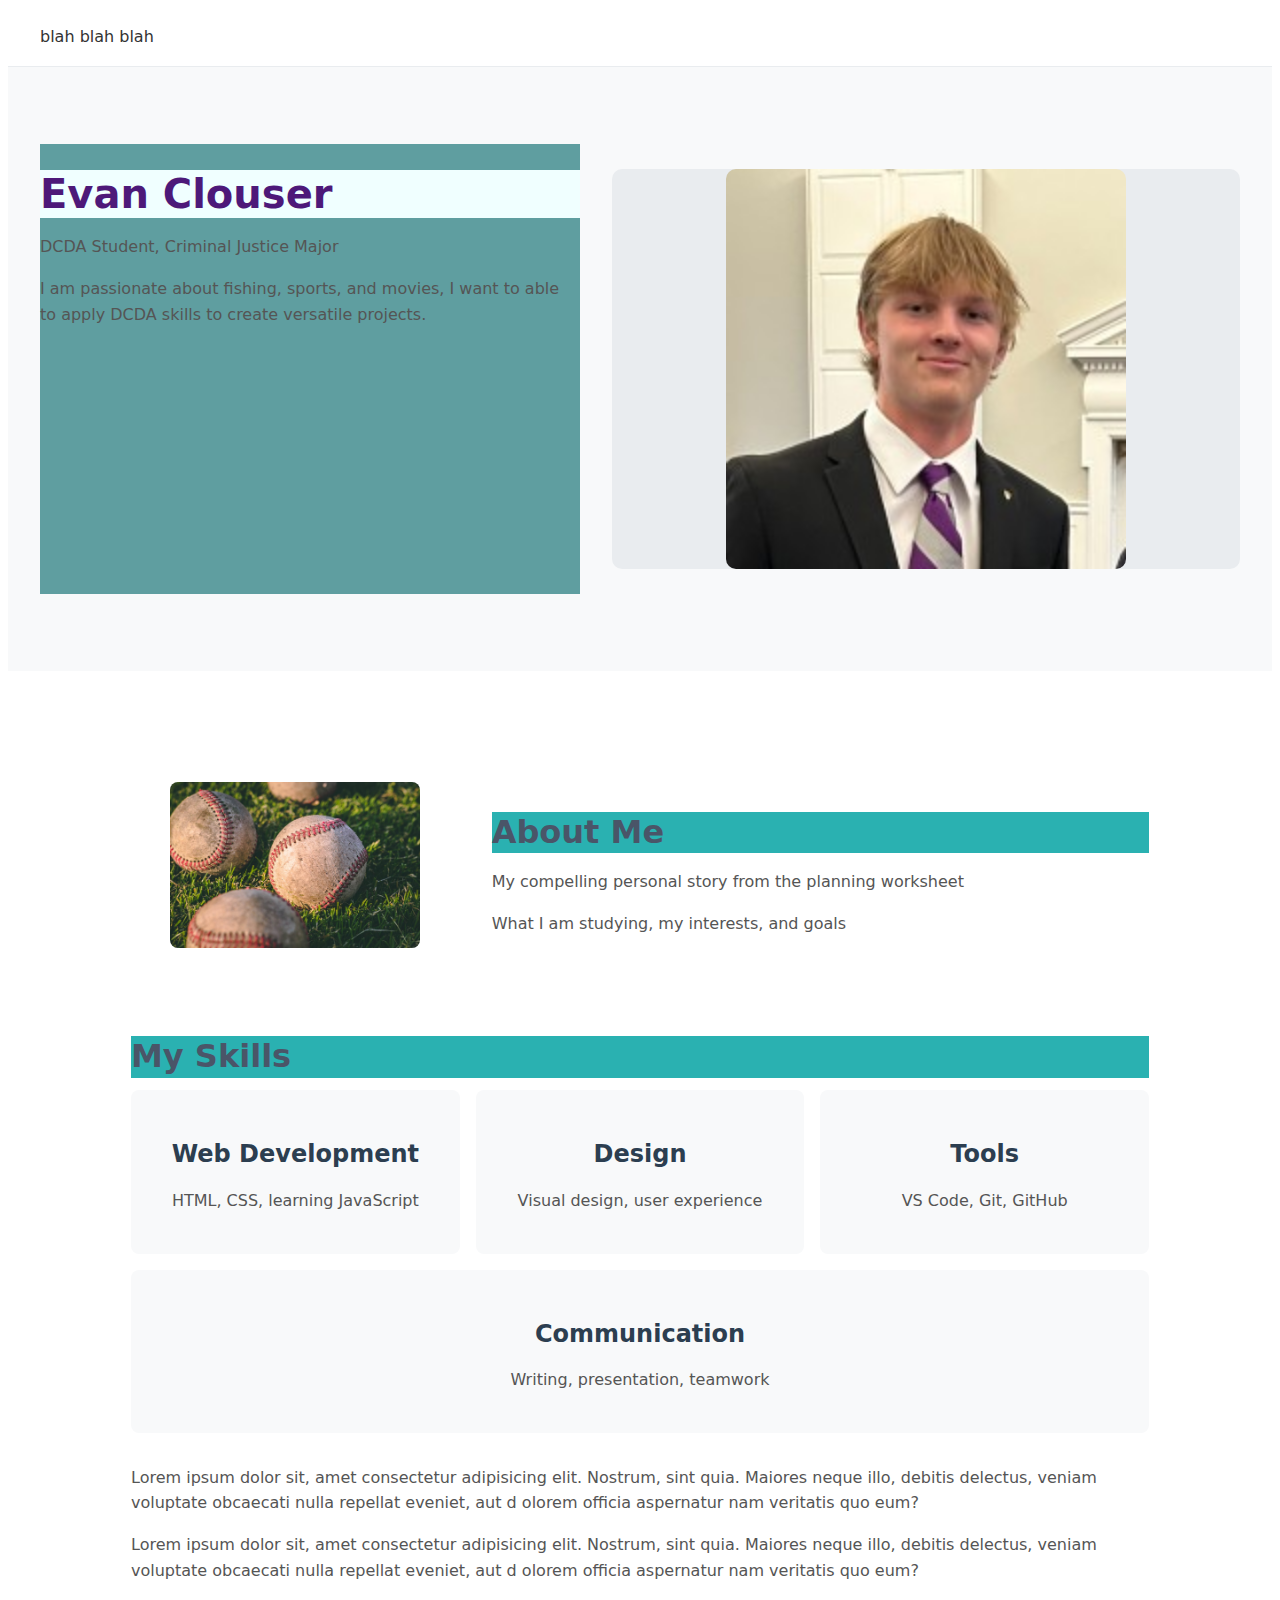
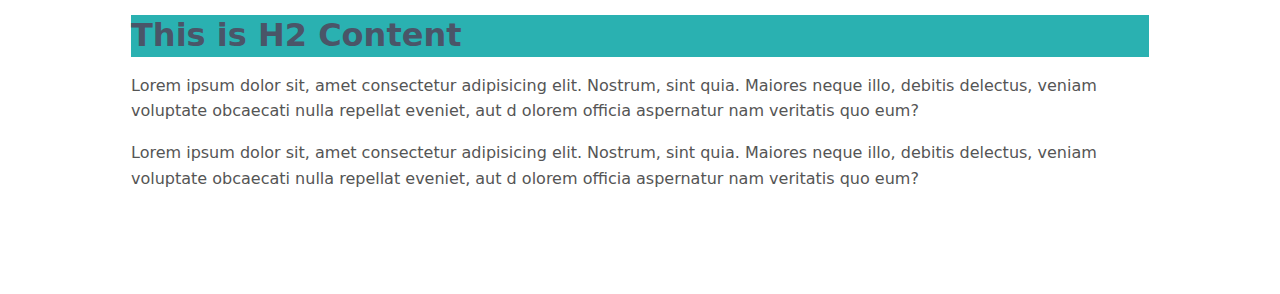
<file: sandbox/practice.html>
<!DOCTYPE html>
<html lang="en">
<head>
    <meta charset="UTF-8">
    <meta name="viewport" content="width=<device-width>, initial-scale=1.0">
    <title>Document</title>

    <link rel="stylesheet" href="sandbox_css/practice.css">


</head>
<body>
    <nav>blah blah blah</nav>
    
    <header>

        <div class="header_text">

            <h1>Evan Clouser</h1>
            <p>DCDA Student, Criminal Justice Major</p>
            <p>I am passionate about fishing, sports, and movies, I want to able to apply DCDA skills to create versatile projects.</p>
        </div>

        <div class="header_pic">
            <img src="../images/head_shot.jpg" alt="Evan Clouser Headshot" />
        </div>

    </header>

    <main>

    <section class="about-section" id="about">
        <div class="about-image">
            <img src="../images/baseball_image.jpeg" alt="A picture of baseballs">
        </div>
        <div class="about-text">
            <h2>About Me</h2>
            <p>My compelling personal story from the planning worksheet</p>
            <p>What I am studying, my interests, and goals</p>
        </div>

    </section>

    <section class="skills-section" id="skills">
        <h2>My Skills</h2>
        <div class="skills-container">
            <div class="skill-card">
                <h3>Web Development</h3>
                <p>HTML, CSS, learning JavaScript</p>
            </div>
            <div class="skill-card">
                <h3>Design</h3>
                <p>Visual design, user experience</p>
            </div>
            <div class="skill-card">
                <h3>Tools</h3>
                <p>VS Code, Git, GitHub</p>
            </div>
            <div class="skill-card">
                <h3>Communication</h3>
                <p>Writing, presentation, teamwork</p>
            </div>   
        </div>
    </section>
    

    <section>
        <p>
            Lorem ipsum dolor sit, amet consectetur adipisicing elit. Nostrum, sint quia. Maiores neque illo, debitis delectus, veniam voluptate obcaecati nulla repellat eveniet, aut d  olorem officia aspernatur nam veritatis quo eum?
        </p>

          <p>
            Lorem ipsum dolor sit, amet consectetur adipisicing elit. Nostrum, sint quia. Maiores neque illo, debitis delectus, veniam voluptate obcaecati nulla repellat eveniet, aut d  olorem officia aspernatur nam veritatis quo eum?   
        </p>
    </section>

        <h2>This is H2 Content</h2>

    <section>
        <p>
            Lorem ipsum dolor sit, amet consectetur adipisicing elit. Nostrum, sint quia. Maiores neque illo, debitis delectus, veniam voluptate obcaecati nulla repellat eveniet, aut d  olorem officia aspernatur nam veritatis quo eum?
        </p>

          <p>
            Lorem ipsum dolor sit, amet consectetur adipisicing elit. Nostrum, sint quia. Maiores neque illo, debitis delectus, veniam voluptate obcaecati nulla repellat eveniet, aut d  olorem officia aspernatur nam veritatis quo eum?   
        </p>
    </section>


</main>
</body>
</html>
</file>
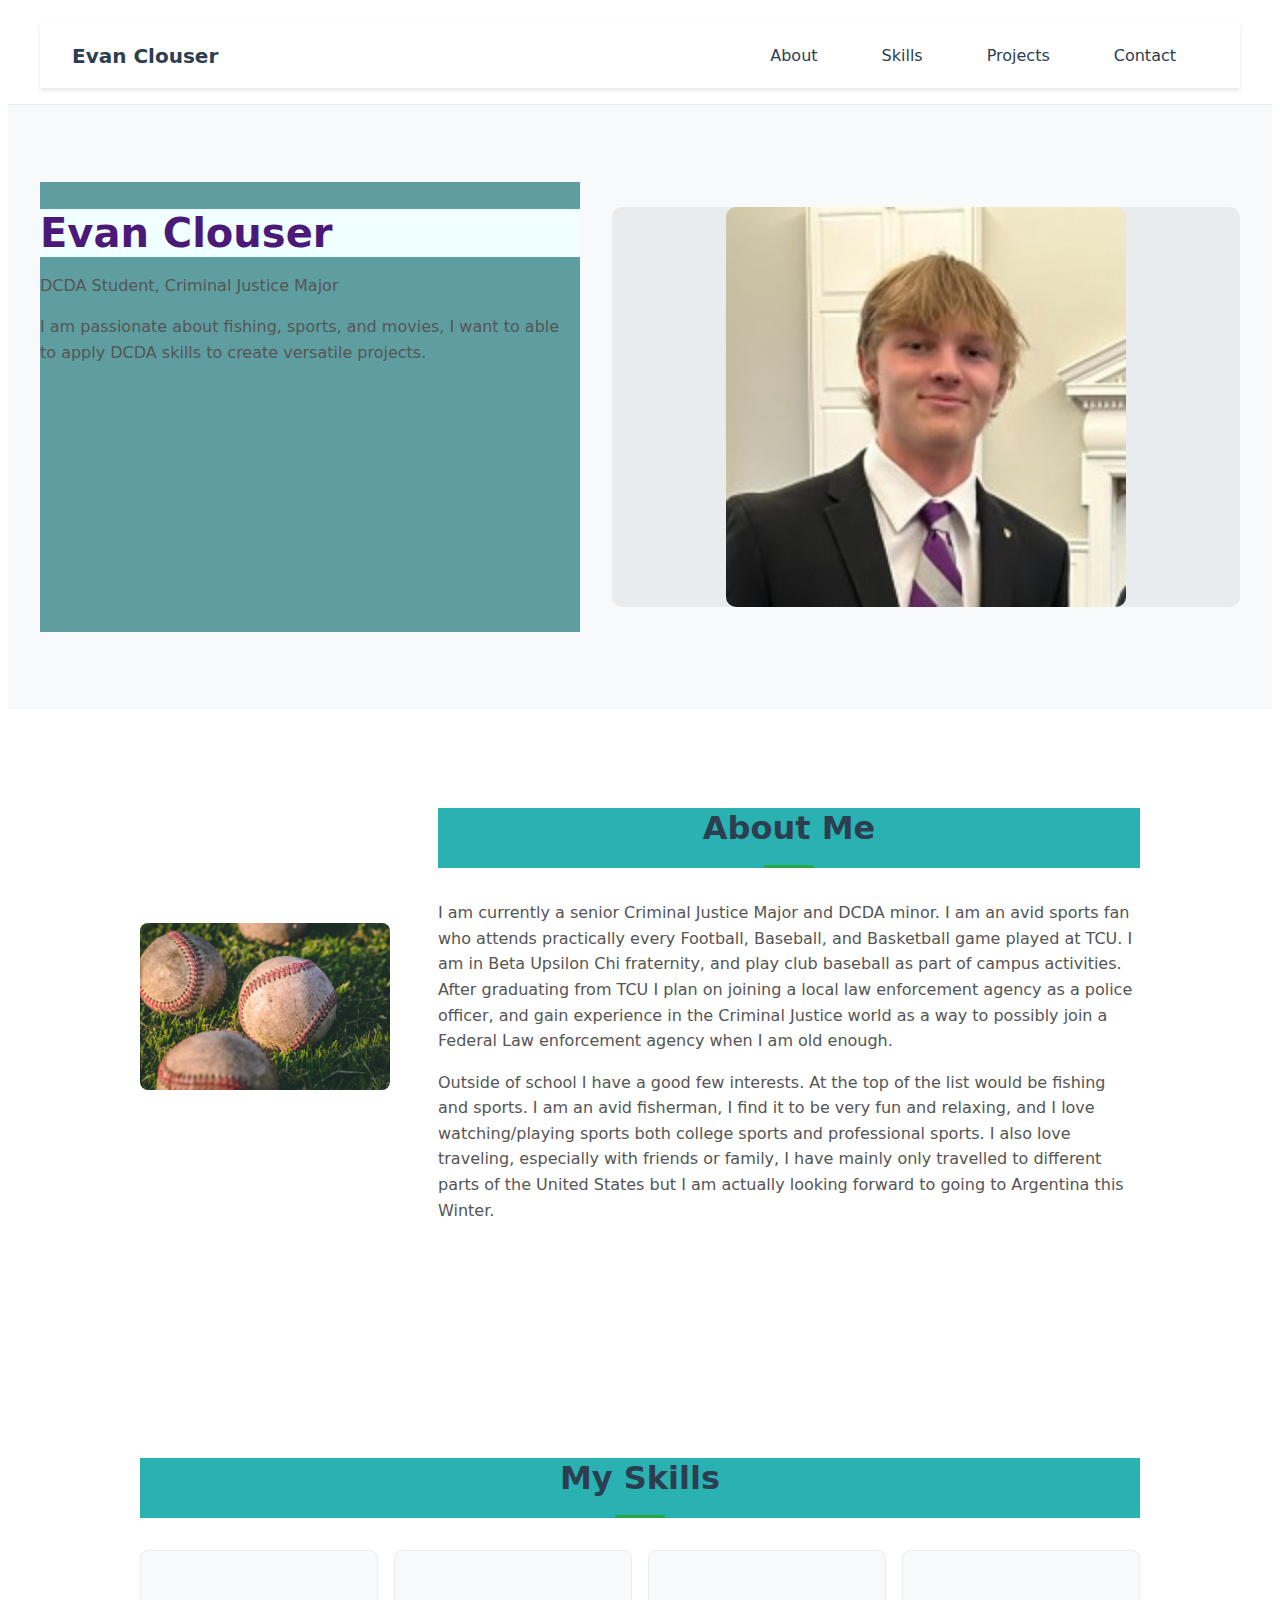
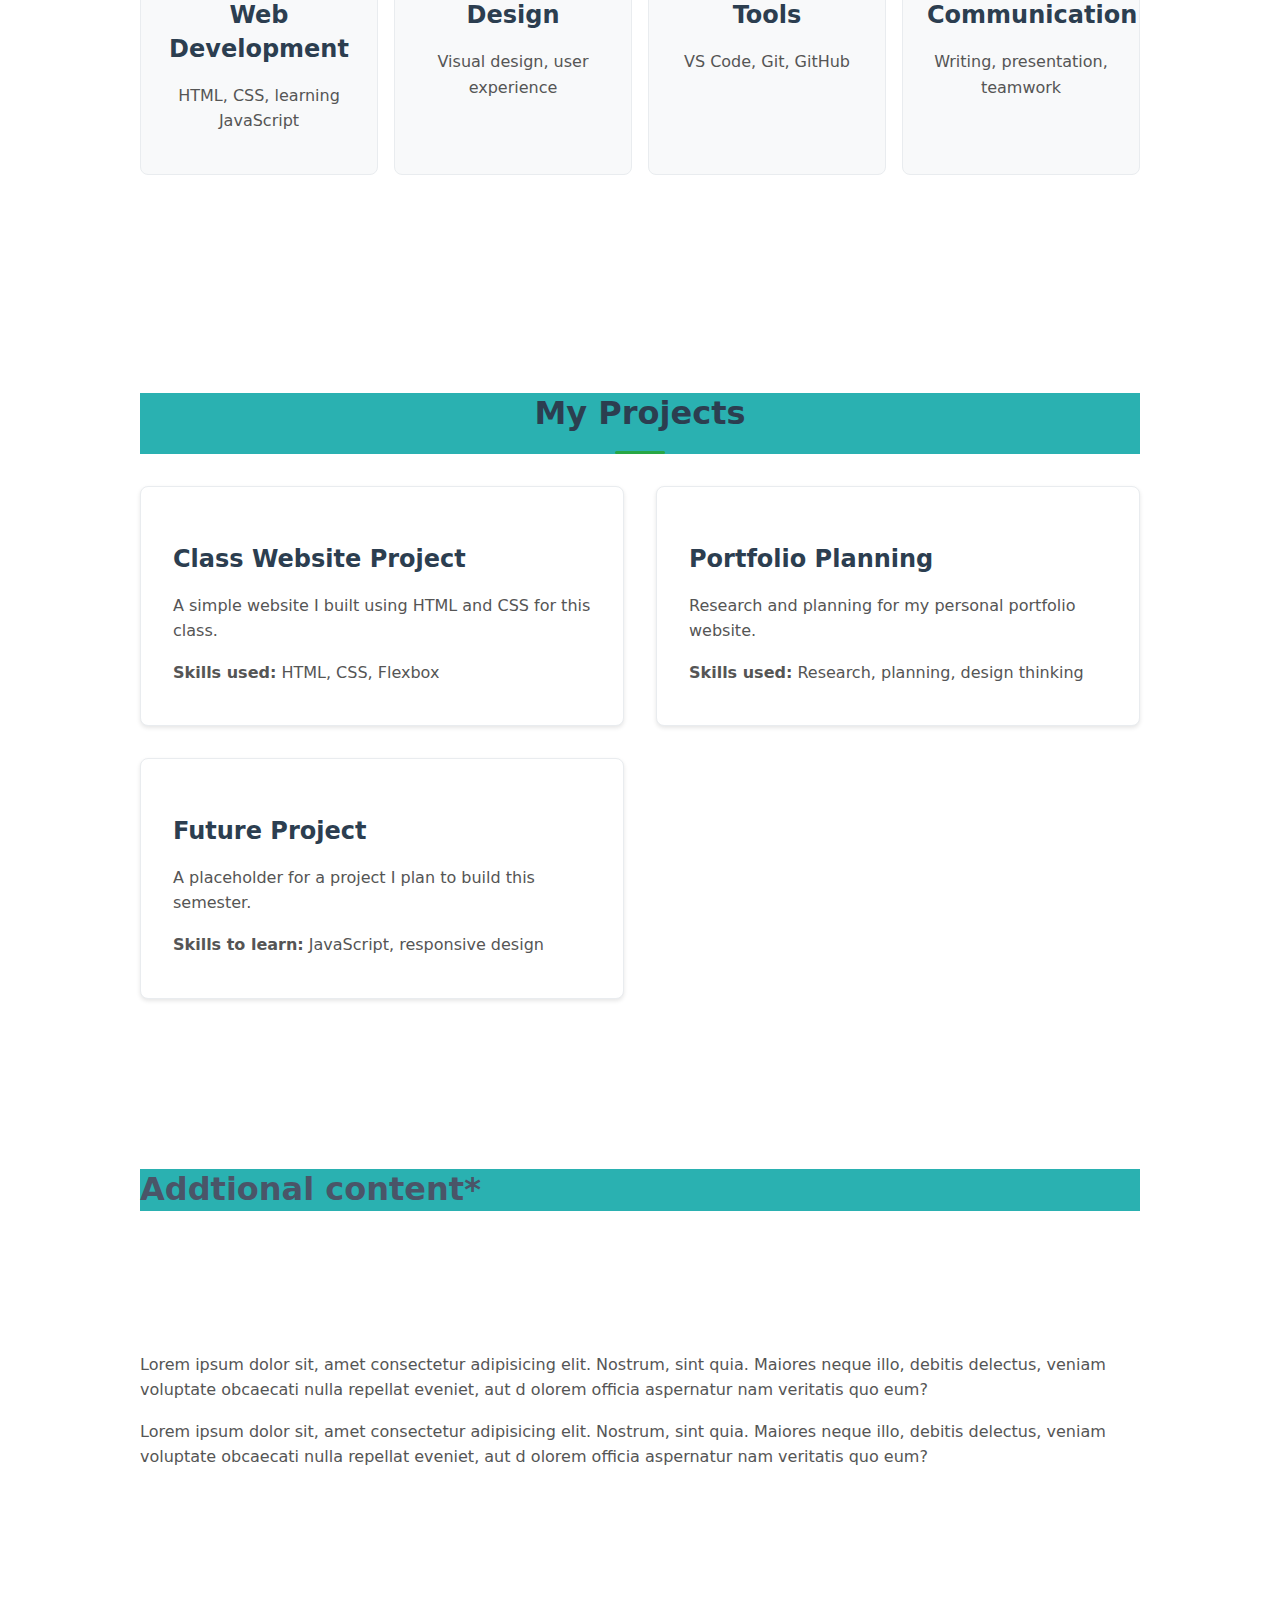
<file: sandbox_backup/practice.html>
<!DOCTYPE html>
<html lang="en">
<head>
    <meta charset="UTF-8">
    <meta name="viewport" content="width=<device-width>, initial-scale=1.0">
    <title>Document</title>

    <link rel="stylesheet" href="sandbox_css/practice.css">


</head>
<body>
    <nav>
    <div class="nav-container">
        <a href="#" class="logo">Evan Clouser</a>
        <div class="nav-links">
            <a href="#about">About</a>
            <a href="#skills">Skills</a>
            <a href="#projects">Projects</a>
            <a href="#contact">Contact</a>
        </div>
    </div>
</nav>
    
    <header>
        

        <div class="header_text">

            <h1>Evan Clouser</h1>
            <p>DCDA Student, Criminal Justice Major</p>
            <p>I am passionate about fishing, sports, and movies, I want to able to apply DCDA skills to create versatile projects.</p>
        </div>

        <div class="header_pic">
            <img src="../images/head_shot.jpg" alt="Evan Clouser Headshot" />
        </div>

    </header>

    <main>

    <section class="about-section" id="about">
        <div class="about-image">
            <img src="../images/baseball_image.jpeg" alt="A picture of baseballs">
        </div>
        <div class="about-text">
            <h2>About Me</h2>
            <p>I am currently a senior Criminal Justice Major and DCDA minor. I am an avid sports fan who attends practically every Football, Baseball, and Basketball game played at TCU. I am in Beta Upsilon Chi fraternity, and play club baseball as part of campus activities. After graduating from TCU I plan on joining a local law enforcement agency as a police officer, and gain experience in the Criminal Justice world as a way to possibly join a Federal Law enforcement agency when I am old enough.</p>
            <p>Outside of school I have a good few interests. At the top of the list would be fishing and sports. I am an avid fisherman, I find it to be very fun and relaxing, and I love watching/playing sports both college sports and professional sports. I also love traveling, especially with friends or family, I have mainly only travelled to different parts of the United States but I am actually looking forward to going to Argentina this Winter.</p>
        </div>

    </section>

    <section class="skills-section" id="skills">
        <h2>My Skills</h2>
        <div class="skills-container">
            <div class="skill-card">
                <h3>Web Development</h3>
                <p>HTML, CSS, learning JavaScript</p>
            </div>
            <div class="skill-card">
                <h3>Design</h3>
                <p>Visual design, user experience</p>
            </div>
            <div class="skill-card">
                <h3>Tools</h3>
                <p>VS Code, Git, GitHub</p>
            </div>
            <div class="skill-card">
                <h3>Communication</h3>
                <p>Writing, presentation, teamwork</p>
            </div>   
        </div>
    </section>

    <section class="projects-section" id="projects">
    <h2>My Projects</h2>
    <div class="projects-container">
        <article class="project-card">
            <div class="project-content">
                <h3>Class Website Project</h3>
                <p>A simple website I built using HTML and CSS for this class.</p>
                <p><strong>Skills used:</strong> HTML, CSS, Flexbox</p>
            </div>
        </article>
        
        <article class="project-card">
            <div class="project-content">
                <h3>Portfolio Planning</h3>
                <p>Research and planning for my personal portfolio website.</p>
                <p><strong>Skills used:</strong> Research, planning, design thinking</p>
            </div>
        </article>
        
        <article class="project-card">
            <div class="project-content">
                <h3>Future Project</h3>
                <p>A placeholder for a project I plan to build this semester.</p>
                <p><strong>Skills to learn:</strong> JavaScript, responsive design</p>
            </div>
        </article>
    </div>
</section>
    

    

        <h2>Addtional content*</h2>

    <section>
        <p>
            Lorem ipsum dolor sit, amet consectetur adipisicing elit. Nostrum, sint quia. Maiores neque illo, debitis delectus, veniam voluptate obcaecati nulla repellat eveniet, aut d  olorem officia aspernatur nam veritatis quo eum?
        </p>

          <p>
            Lorem ipsum dolor sit, amet consectetur adipisicing elit. Nostrum, sint quia. Maiores neque illo, debitis delectus, veniam voluptate obcaecati nulla repellat eveniet, aut d  olorem officia aspernatur nam veritatis quo eum?   
        </p>
    </section>


</main>
</body>
</html>
</file>
<file: css/style.css>
@import url('https://fonts.googleapis.com/css2?family=Inter:ital,opsz,wght@0,14..32,100..900;1,14..32,100..900&family=Oswald:wght@200..700&display=swap');

:root {
 --primary-color: #1e40af;
 --heading-color: #2c3e50;
 --text-color: #1f2937;
 --light-text: #6b7280;
 --background: #efcea9;
 --light-background: #f9fafb;
 --card-background: #f8f9fa;
 --card-border: #e9ecef;
 --card-shadow: 0 2px 4px rgba(0, 0, 0, 0.1);
 --card-shadow-hover: 0 4px 8px rgba(0, 0, 0, 0.15);
 --accent-color: #efcea9;
 --link-hover: #007bff;
}



* {
  border: 0px solid red;
    }

body {

    font-family: 'Inter', sans-serif;
    line-height: 1.6;

    color: var(--text-color);
    background-color: var(--background);
}

h1,h2,h3 {
    font-family: 'Oswald', sans-serif;
    margin-bottom: 0.5rem;
    line-height: 1.2;
}

nav {

    background-color: #fff;
    padding: 1rem 2rem;
    border-bottom: 1px solid #e9ecef;
}

nav a {
  color: #495057;
  text-decoration: none;
  margin-right: 2rem;
  font-weight: 500;
}

nav a:hover {
  color: #007bff;
}

/* Basic focus state for accessibility */
nav a:focus {
  outline: 2px solid #007bff;
  outline-offset: 2px;
}

.nav-container {
  display: flex;
  justify-content: space-between;
  align-items: center;
  padding: 1rem 2rem;
  background: rgb(217, 217, 217);
  box-shadow: 0 2px 4px rgba(0,0,0,0.1);
}

.logo {
  font-size: 1.25rem;
  font-weight: bold;
  text-decoration: none;
  color: #2c3e50;
}

.nav-links {
  display: flex;
  gap: 2rem;
}

.nav-links a {
  text-decoration: none;
  color: #2c3e50;
  font-weight: 500;
}

.nav-links a:hover {
  color: #224dd1;
}


header {
/* 
    display: flex;
    flex-direction: row;
    gap: 2rem;
    height: 70vh;
    background-color: bisque; */

    display: flex;
    align-items: center;
    padding: 2rem;
    gap: 2rem;
    height: 60vh;
    background-color: #ffffff

}

.header_text {

    background-color:rgb(217, 217, 217);
    height: 50vh;
    width: 45%;
}


.header_pic {
    background-color:rgb(217, 217, 217);
    flex: 1;
    min-height: 300px;
    border-radius: 10px;
    display: flex;
    align-items: center;
    justify-content: center;
    color: #6c757d

}

.header_pic img {
  width: 100%;
  height: 100%;
  max-width: 400px;
  max-height: 400px;
  object-fit: cover;
  border-radius: 10px;
}



main {

    max-width: 100ch;
    margin: 0 auto;
    padding: 5%;
}

/* Mobile styles (default) */
main {
  padding: 2rem 1rem;
}

/* Tablet and larger screens */
@media (min-width: 768px) {
  main {
    padding: 2rem;
  }
}



/* Apply to your main container that holds all sections */
main {
  display: grid;
  gap: 4rem;
  max-width: 1000px;
  margin: 0 auto;
  padding: 1rem;
}

/* Responsive container padding */
@media (min-width: 768px) {
  main {
    padding: 1.5rem;
  }
}

/* Consistent section spacing */
section {
  padding: 3rem 0;
}

/* Section headings */
section h2 {
  text-align: center;
  font-size: 2rem;
  margin-bottom: 2rem;
  color: #2c3e50;
}

/* Add some visual interest to section headings */
section h2::after {
  content: '';
  display: block;
  width: 50px;
  height: 3px;
  background: #28a745;
  margin: 1rem auto 0;
  border-radius: 2px;
}

.about-section {
  display: grid;
  grid-template-columns: 1fr;
  gap: 2rem;
  padding: 3rem 0;
  align-items: center;
}

/* On larger screens, create a 2-column layout */
@media (min-width: 768px) {
  .about-section {
    grid-template-columns: 250px 1fr;
    gap: 3rem;
  }
}

.about-image {
  justify-self: center;
}

.about-image img {
  width: 100%;
  max-width: 250px;
  height: auto;
  border-radius: 8px;
}

.about-text {
  flex: 2;
  min-width: 250px;
}

.skills-container {
  display: grid;
  grid-template-columns: repeat(auto-fit, minmax(200px, 1fr));
  gap: 1rem;
  margin-top: 2rem;
}

.skill-card {
  padding: 1.5rem;
  background: #f8f9fa;
  border-radius: 8px;
  text-align: center;
  border: 1px solid #e9ecef;
}

.skill-card h3 {
  color: #2c3e50;
  margin-bottom: 0.5rem;
}

.projects-container {
  display: grid;
  grid-template-columns: 1fr;
  gap: 2rem;
  margin-top: 2rem;
}

/* On tablets and up, show 2 columns */
@media (min-width: 768px) {
  .projects-container {
    grid-template-columns: 1fr 1fr;
  }
}

.project-card {
  padding: 2rem;
  background: white;
  border: 1px solid #e9ecef;
  border-radius: 8px;
  box-shadow: 0 2px 4px rgba(0,0,0,0.1);
  transition: transform 0.3s ease;
}

.project-card:hover {
  transform: translateY(-2px);
  box-shadow: 0 4px 8px rgba(0,0,0,0.15);
}

.project-card h3 {
  color: #2c3e50;
  margin-bottom: 1rem;
}

.project-card p {
  margin-bottom: 0.5rem;
}

.project-link {
  display: inline-block;
  margin-top: 1rem;
  color: #1e40af;
  text-decoration: none;
  font-weight: 600;
  transition: color 0.3s ease;
}

.project-link:hover {
  color: #007bff;
}

section {
    margin-bottom: 2rem;
}

p + p {
    margin-top: 1rem;
}

h1 {
    color: var(--heading-color);
    font-size: 2.5rem;
    font-weight: 700;
    margin-bottom: 1rem;
    line-height: 1.2;
    background-color:cadetblue;
}

h2 {
  font-size: 2rem;
  font-weight: 600;
  color: var(--heading-color);
  margin-bottom: 0.8rem;
  line-height: 1.3;
  background-color:cadetblue;
}

h3 {
  font-size: 1.5rem;
  font-weight: 600;
  color: var(--heading-color);
  margin-bottom: 0.6rem;
  line-height: 1.4;
}

p {
  font-size: 1rem;
  margin-bottom: 1rem;
  color: #555; /* Slightly lighter for body text */
}
</file>
<file: projects/project2-tracker/css/styles.css>
/* ==========================================
   PROJECT 2: LOCAL FAVORITES TRACKER
   CSS organized by sections for maintainability

   Instructions: Add your styles in the marked sections below.
   Each section shows which lab adds what code.
   ========================================== */

/* ==========================================
   CSS RESET & BASE STYLES
   LAB11: Add core foundation styles here
   ========================================== */

/* TODO LAB11: Add CSS reset and base styles */
/* CSS Reset */
* {
    margin: 0;
    padding: 0;
    box-sizing: border-box;
}

/* Base body styles */
body {
    font-family: 'Segoe UI', Tahoma, Geneva, Verdana, sans-serif;
    line-height: 1.6;
    color: #333;
    background-color: #f5f5f5;
}


/* ==========================================
   CONTAINER & LAYOUT
   LAB11: Add container and layout styles here

   ========================================== */
.container {
    max-width: 1200px;
    margin: 0 auto;
    padding: 0 20px;
}
/* TODO LAB11: Add .container styles */


/* ==========================================
   HEADER
   LAB11: Add header with gradient background
   ========================================== */
header {
    background: linear-gradient(135deg, #667eea 0%, #764ba2 100%);
    color: white;
    padding: 2rem 0;
    text-align: center;
    box-shadow: 0 2px 10px rgba(0,0,0,0.1);
}

header h1 {
    font-size: 2.5rem;
    margin-bottom: 0.5rem;
}

.subtitle {
    font-size: 1.1rem;
    opacity: 0.9;
}
/* TODO LAB11: Add header, h1, and .subtitle styles */


/* ==========================================
   MAIN CONTENT & SECTIONS
   LAB11: Add section containers and spacing
   ========================================== */
main {
    padding: 2rem 0;
}

section {
    background: white;
    padding: 2rem;
    margin-bottom: 2rem;
    border-radius: 10px;
    box-shadow: 0 2px 8px rgba(0,0,0,0.1);
}

h2 {
    color: #667eea;
    margin-bottom: 1.5rem;
    font-size: 1.8rem;
}
/* TODO LAB11: Add main and section styles */


/* ==========================================
   FORM STYLES
   LAB11: Add form layout and input styling
   TODO LAB13: May add form validation styles
   ========================================== */
.form-group {
    margin-bottom: 1.5rem;
}

label {
    display: block;
    margin-bottom: 0.5rem;
    font-weight: 600;
    color: #555;
}

input[type="text"],
select,
textarea {
    width: 100%;
    padding: 0.75rem;
    border: 2px solid #ddd;
    border-radius: 5px;
    font-size: 1rem;
    font-family: inherit;
    transition: border-color 0.3s ease;
}

input[type="text"]:focus,
select:focus,
textarea:focus {
    outline: none;
    border-color: #667eea;
    box-shadow: 0 0 0 3px rgba(102, 126, 234, 0.1);
}

textarea {
    resize: vertical;
    min-height: 80px;
}
/* TODO LAB11: Add .form-group, label, input, select, textarea styles */


/* ==========================================
   BUTTONS
   LAB11: Add primary button styling
   TODO LAB14: Will add .btn-danger and .btn-secondary here
   ========================================== */
.btn {
    padding: 0.75rem 1.5rem;
    border: none;
    border-radius: 5px;
    font-size: 1rem;
    font-weight: 600;
    cursor: pointer;
    transition: all 0.3s ease;
    display: inline-block;
}

.btn-primary {
    background-color: #667eea;
    color: white;
}

.btn-danger {
    background-color: #dc3545;
    color: white;
}

.btn-danger:hover {
    background-color: #c82333;
    transform: translateY(-2px);
    box-shadow: 0 4px 12px rgba(220, 53, 69, 0.4);
}

.btn-danger:active {
    transform: translateY(0);
}

.btn-primary:hover {
    background-color: #5568d3;
    transform: translateY(-2px);
    box-shadow: 0 4px 12px rgba(102, 126, 234, 0.4);
}

.btn-primary:active {
    transform: translateY(0);
}

.btn-secondary {
    background-color: #6c757d;
    color: white;
}

.btn-secondary:hover {
    background-color: #5a6268;
    transform: translateY(-2px);
    box-shadow: 0 4px 12px rgba(108, 117, 125, 0.4);
}

.btn-secondary:active {
    transform: translateY(0);
}
/* TODO LAB11: Add .btn and .btn-primary styles */


/* ==========================================
   SEARCH CONTROLS
   LAB11: Add search input and filter layout
   TODO LAB14: Will connect to JavaScript search functionality
   ========================================== */
.search-controls {
    display: flex;
    gap: 1rem;
}

.search-controls input {
    flex: 2;
}

.search-controls select {
    flex: 1;
}
/* TODO LAB11: Add .search-controls styles */


/* ==========================================
   FAVORITES GRID & CARDS
   LAB11: Add grid layout structure
   TODO LAB13: Cards will be populated by JavaScript
   ========================================== */
.favorites-grid {
    display: grid;
    grid-template-columns: repeat(auto-fill, minmax(300px, 1fr));
    gap: 1.5rem;
}

.empty-message {
    grid-column: 1 / -1;
    text-align: center;
    color: #999;
    font-style: italic;
    padding: 2rem;
}
/* TODO LAB11: Add .favorites-grid and .empty-message styles */


/* ==========================================
   FAVORITE CARD STYLES
   LAB11: Prepare card design for JavaScript
   LAB13: JavaScript will create cards using these styles
   ========================================== */
.favorite-card {
    background: white;
    border: 2px solid #e0e0e0;
    border-radius: 10px;
    padding: 1.5rem;
    transition: all 0.3s ease;
}

.favorite-card:hover {
    border-color: #667eea;
    box-shadow: 0 4px 12px rgba(102, 126, 234, 0.2);
    transform: translateY(-5px);
}

.favorite-card h3 {
    color: #333;
    margin-bottom: 0.5rem;
    font-size: 1.3rem;
}

.favorite-category {
    display: inline-block;
    padding: 0.25rem 0.75rem;
    background-color: #667eea;
    color: white;
    border-radius: 20px;
    font-size: 0.85rem;
    margin-bottom: 0.5rem;
}

.favorite-rating {
    color: #f39c12;
    font-size: 1.1rem;
    margin-bottom: 0.5rem;
}

.favorite-notes {
    color: #666;
    margin-bottom: 1rem;
    line-height: 1.5;
}

.favorite-date {
    font-size: 0.85rem;
    color: #999;
    margin-bottom: 1rem;
}

.favorite-actions {
    display: flex;
    gap: 0.5rem;
}
/* TODO LAB11: Add .favorite-card and related styles */


/* ==========================================
   FOOTER
   LAB11: Add simple centered footer
   ========================================== */
footer {
    background-color: #333;
    color: white;
    text-align: center;
    padding: 1.5rem 0;
    margin-top: 3rem;
}

footer p {
    margin: 0;
}
/* TODO LAB11: Add footer styles */


/* ==========================================
   RESPONSIVE DESIGN
   LAB11: Add mobile-first responsive breakpoints
   IMPORTANT: Keep ALL media queries in this section!
   TODO LAB13-15: May add responsive adjustments for new features
   ========================================== */
@media (max-width: 768px) {
    header h1 {
        font-size: 2rem;
    }

    .subtitle {
        font-size: 1rem;
    }

    .search-controls {
        flex-direction: column;
    }

    .search-controls input,
    .search-controls select {
        flex: 1;
    }

    .favorites-grid {
        grid-template-columns: 1fr;
    }

    section {
        padding: 1.5rem;
    }

    .btn {
        width: 100%;
    }
}

@media (max-width: 480px) {
    header h1 {
        font-size: 1.5rem;
    }

    section {
        padding: 1rem;
    }
}
/* TODO LAB11: Add @media queries for tablet and mobile */
</file>
<file: projects/project3-dashboard/css/styles.css>
/* ===================================
   CSS CUSTOM PROPERTIES (VARIABLES)
   =================================== */

:root {
  /* Color Palette */
  --color-primary: #667eea;
  --color-secondary: #764ba2;
  --color-accent: #4299e1;

  /* Backgrounds */
  --color-bg-light: #f7fafc;
  --color-bg-white: #ffffff;

  /* Text Colors */
  --color-text-dark: #2d3748;
  --color-text-muted: #718096;

  /* UI Elements */
  --color-border: #e2e8f0;
  --color-error: #e53e3e;
  --color-error-bg: #fff5f5;
  --color-error-border: #fc8181;

  /* Shadows */
  --shadow-sm: 0 2px 8px rgba(0, 0, 0, 0.08);
  --shadow-md: 0 4px 12px rgba(0, 0, 0, 0.12);
  --shadow-lg: 0 10px 24px rgba(0, 0, 0, 0.15);

  /* Spacing */
  --space-sm: 12px;
  --space-md: 20px;
  --space-lg: 32px;

  /* Typography */
  --font-size-sm: 14px;
  --font-size-base: 16px;
  --font-size-lg: 18px;
  --font-size-xl: 20px;
  --font-size-2xl: 24px;
  --font-size-3xl: 32px;
}


/* Dark Theme - Override Variables */
body.theme-dark {
  /* Backgrounds */
  --color-bg-light: #1a202c;
  --color-bg-white: #2d3748;

  /* Text Colors */
  --color-text-dark: #f7fafc;
  --color-text-muted: #cbd5e0;

  /* UI Elements */
  --color-border: #4a5568;

  /* Accent Colors (lighter in dark mode) */
  --color-accent: #63b3ed;

  /* Shadows (darker in dark mode) */
  --shadow-sm: 0 2px 8px rgba(0, 0, 0, 0.3);
  --shadow-md: 0 4px 12px rgba(0, 0, 0, 0.4);
  --shadow-lg: 0 10px 24px rgba(0, 0, 0, 0.5);

  /* Error Colors (adjusted for dark mode) */
  --color-error-bg: #742a2a;

  /* Header Gradient (different colors for dark mode) */
  --color-primary: #4a5568;
  --color-secondary: #2d3748;
}



* {
    margin: 0;
    padding: 0;
    box-sizing: border-box;
}

/* AFTER - using variables */
body {
  margin: 0;
  padding: 0;
  font-family: -apple-system, BlinkMacSystemFont, 'Segoe UI', Roboto, sans-serif;
  background: var(--color-bg-light);
  color: var(--color-text-dark);
}

.dashboard {
  display: grid;
  grid-template-columns: repeat(auto-fit, minmax(300px, 1fr));
  gap: var(--space-md);
  padding: var(--space-lg) var(--space-md);
  max-width: 1200px;
  margin: 0 auto;
}

.header-content {
  display: flex;
  justify-content: space-between;
  align-items: center;
  max-width: 1400px;
  margin: 0 auto;
}

.theme-toggle {
  background: rgba(255, 255, 255, 0.2);
  border: 2px solid rgba(255, 255, 255, 0.3);
  border-radius: 50%;
  width: 50px;
  height: 50px;
  display: flex;
  align-items: center;
  justify-content: center;
  cursor: pointer;
  transition: all 0.3s ease;
}

.theme-toggle:hover {
  background: rgba(255, 255, 255, 0.3);
  transform: rotate(20deg);
}

.theme-icon {
  font-size: 24px;
}

@media (max-width: 768px) {
  .header-content {
    flex-direction: column;
    gap: 20px;
  }
}

/* Optional: Dark mode specific refinements */
body.theme-dark .task-item {
  background: rgba(255, 255, 255, 0.05);
}

body.theme-dark .task-item:hover {
  background: rgba(255, 255, 255, 0.1);
}

body.theme-dark input {
  background: var(--color-bg-light);
  color: var(--color-text-dark);
}

header {
    text-align: center;
    margin-bottom: 30px;
}

header h1 {
    color: var(--color-text-dark);
}



.widget {
  min-height: 200px;
}

/* Responsive: stack on mobile */
@media (max-width: 768px) {
  .dashboard {
    grid-template-columns: 1fr;
    padding: 10px;
  }
}

.widgets-container {
    display: grid;
    grid-template-columns: repeat(auto-fit, minmax(300px, 1fr));
    gap: 20px;
}

/* AFTER - using variables */
.widget {
  background: var(--color-bg-white);
  padding: var(--space-md);
  border-radius: 8px;
  box-shadow: var(--shadow-sm);
}

.widget h2 {
    margin-bottom: 15px;
    color: var(--color-text-dark);
    font-size: 1.2em;
}


/* Weather Widget Styles */
.weather-current {
    text-align: center;
    margin-bottom: 20px;
}

.weather-icon {
    font-size: 64px;
    margin-bottom: 10px;
}

.weather-temp {
    font-size: 48px;
    font-weight: bold;
    color: var(--color-text-dark);
    margin: 10px 0;
}

.weather-location {
    font-size: 18px;
    color: var(--color-text-muted);
    margin: 5px 0;
}

.weather-condition {
    font-size: 16px;
    color: #4a5568;
    font-weight: 500;
}

.weather-details {
    display: flex;
    justify-content: space-around;
    padding-top: 15px;
    border-top: 1px solid var(--color-border);
    margin-top: 15px;
}

.weather-detail {
    text-align: center;
}

.weather-detail span {
    display: block;
    font-size: 14px;
    color: var(--color-text-muted);
    margin-bottom: 5px;
}

.weather-detail strong {
    font-size: 18px;
    color: var(--color-text-dark);
}

/* Error Message Styles */
.error-message {
    text-align: center;
    padding: 20px;
}

.error-icon {
    font-size: 48px;
    margin-bottom: 10px;
}

.error-message p {
    color: #e53e3e;
    font-size: 16px;
    margin: 5px 0;
}

.error-hint {
    color: #a0aec0;
    font-size: 14px !important;
}


.quotes-widget {
  background: #ffffff;
  padding: 20px;
  border-radius: 8px;
  box-shadow: 0 2px 8px rgba(0, 0, 0, 0.1);
}

.quote-card {
  text-align: center;
  padding: 30px 20px;
  min-height: 150px;
  display: flex;
  flex-direction: column;
  justify-content: center;
  align-items: center;
}

.quote-text {
  font-size: 20px;
  line-height: 1.6;
  color: var(--color-text-dark);
  font-style: italic;
  margin-bottom: 15px;
  max-width: 600px;
}

.quote-author {
  font-size: 16px;
  color: var(--color-text-muted);
  font-weight: 500;
}

.tasks-widget {
  background: #ffffff;
  padding: 20px;
  border-radius: 8px;
  box-shadow: 0 2px 8px rgba(0, 0, 0, 0.1);
}

.task-form {
  display: flex;
  gap: 10px;
  margin-bottom: 20px;
}

.task-form input[type="text"] {
  flex: 1;
  padding: 10px;
  border: 1px solid var(--color-border);
  border-radius: 5px;
  font-size: 14px;
}

.task-form input[type="text"]:focus {
  outline: none;
  border-color: var(--color-border);
}

.task-stats {
  display: flex;
  justify-content: space-around;
  padding: 15px;
  background: #f7fafc;
  border-radius: 5px;
  margin-bottom: 15px;
  font-size: 13px;
  color: #4a5568;
}

.task-stats .stat strong {
  color: var(--color-text-dark);
}

.tasks-list {
  max-height: 300px;
  overflow-y: auto;
}

.task-item {
  display: flex;
  align-items: center;
  gap: 10px;
  padding: 12px;
  border: 1px solid var(--color-border);
  border-radius: 5px;
  margin-bottom: 8px;
  transition: background 0.2s ease;
}

.task-item:hover {
  background: #f7fafc;
}

.task-item input[type="checkbox"] {
  width: 18px;
  height: 18px;
  cursor: pointer;
}

.task-item .task-text {
  flex: 1;
  font-size: 14px;
  color: var(--color-text-dark);
}

.task-item.completed .task-text {
  text-decoration: line-through;
  color: #a0aec0;
}

.btn-delete {
  padding: 6px 12px;
  background: #fc8181;
  color: white;
  border: none;
  border-radius: 4px;
  font-size: 12px;
  cursor: pointer;
  transition: background 0.2s ease;
}

.btn-delete:hover {
  background: #f56565;
}

.no-tasks {
  text-align: center;
  padding: 40px 20px;
  color: #a0aec0;
  font-size: 14px;
}

.btn-primary {
  background: #4299e1;
  color: white;
  border: none;
  padding: 10px 20px;
  border-radius: 5px;
  font-size: 14px;
  font-weight: 600;
  cursor: pointer;
  transition: background 0.3s ease;
  width: 100%;
  margin-top: 15px;
}

.btn-primary:hover {
  background: #3182ce;
}

.btn-primary:active {
  transform: scale(0.98);
}

.quote-card {
  animation: fadeIn 0.5s ease;
}

@keyframes fadeIn {
  from {
    opacity: 0;
    transform: translateY(10px);
  }
  to {
    opacity: 1;
    transform: translateY(0);
  }
}

/* Back Navigation Link */
.back-nav {
  text-align: center;
  padding: 1.5rem 2rem;
  background: var(--color-bg-light);
  border-top: 2px solid var(--color-border);
  margin-top: 2rem;
}

.back-nav a {
  color: var(--color-primary);
  text-decoration: none;
  font-weight: 600;
  font-size: var(--font-size-base);
  transition: all 0.3s ease;
}

.back-nav a:hover {
  color: var(--color-accent);
  text-decoration: underline;
}
</file>
<file: projects/project4-zed/css/styles.css>
/* ===================================
   CSS CUSTOM PROPERTIES (VARIABLES)
   =================================== */

:root {
  /* Color Palette */
  --color-primary: #d97706;      
  --color-secondary: #ea580c;    
  --color-accent: #f59e0b;       
  --color-light-warm: #fef3c7;   

  /* Backgrounds */
  --color-bg-light: #faf5f0;     
  --color-bg-white: #ffffff;

  /* Text Colors */
  --color-text-dark: #78350f;    
  --color-text-muted: #92400e;   

  /* UI Elements */
  --color-border: #fed7aa;       
  --color-success: #10b981;      
  --color-success-bg: #ecfdf5;   

  /* Shadows */
  --shadow-sm: 0 2px 8px rgba(0, 0, 0, 0.08);
  --shadow-md: 0 4px 12px rgba(0, 0, 0, 0.12);
  --shadow-lg: 0 10px 24px rgba(0, 0, 0, 0.15);

  /* Spacing */
  --space-sm: 12px;
  --space-md: 20px;
  --space-lg: 32px;

  /* Typography */
  --font-size-sm: 14px;
  --font-size-base: 16px;
  --font-size-lg: 18px;
  --font-size-xl: 20px;
  --font-size-2xl: 24px;
  --font-size-3xl: 32px;
}

/* Dark Theme - Override Variables */
body.theme-dark {
  /* Backgrounds */
  --color-bg-light: #3f2817;
  --color-bg-white: #5a3a24;

  /* Text Colors */
  --color-text-dark: #fef3c7;
  --color-text-muted: #fcd34d;

  /* UI Elements */
  --color-border: #b45309;

  /* Accent Colors (lighter in dark mode) */
  --color-accent: #fbbf24;

  /* Shadows (darker in dark mode) */
  --shadow-sm: 0 2px 8px rgba(0, 0, 0, 0.3);
  --shadow-md: 0 4px 12px rgba(0, 0, 0, 0.4);
  --shadow-lg: 0 10px 24px rgba(0, 0, 0, 0.5);

  /* Header Gradient (warm dark tones) */
  --color-primary: #92400e;
  --color-secondary: #78350f;
}

* {
  margin: 0;
  padding: 0;
  box-sizing: border-box;
}

body {
  font-family: -apple-system, BlinkMacSystemFont, 'Segoe UI', Roboto, sans-serif;
  background: var(--color-bg-light);
  color: var(--color-text-dark);
  line-height: 1.6;
  transition: background 0.3s ease, color 0.3s ease;
}

/* ===================================
   HEADER STYLES
   =================================== */

.app-header {
  background: linear-gradient(135deg, var(--color-primary) 0%, var(--color-secondary) 100%);
  color: white;
  padding: var(--space-lg) var(--space-md);
  box-shadow: var(--shadow-md);
  text-align: center;
}

.header-content {
  max-width: 1200px;
  margin: 0 auto;
  display: flex;
  justify-content: space-between;
  align-items: center;
}

.app-header h1 {
  font-size: var(--font-size-3xl);
  margin-bottom: var(--space-sm);
  font-weight: 700;
}

.subtitle {
  font-size: var(--font-size-lg);
  opacity: 0.95;
  margin: 0;
}

/* ===================================
   NAVIGATION STYLES
   =================================== */

.navigation {
  background: var(--color-light-warm);
  border-bottom: 2px solid var(--color-accent);
  position: sticky;
  top: 0;
  z-index: 100;
}

.nav-container {
  max-width: 1200px;
  margin: 0 auto;
  display: flex;
  justify-content: center;
  gap: var(--space-lg);
  padding: var(--space-md) var(--space-md);
}

.nav-link {
  color: var(--color-text-dark);
  text-decoration: none;
  font-weight: 600;
  font-size: var(--font-size-base);
  padding: var(--space-sm) var(--space-md);
  border-radius: 5px;
  transition: all 0.3s ease;
  cursor: pointer;
}

.nav-link:hover {
  background: var(--color-accent);
  color: white;
  transform: translateY(-2px);
}

.nav-link.active {
  background: var(--color-primary);
  color: white;
}

/* ===================================
   MAIN CONTAINER STYLES
   =================================== */

.main-container {
  max-width: 1200px;
  margin: 0 auto;
  padding: var(--space-lg) var(--space-md);
}

.section {
  background: var(--color-bg-white);
  border-radius: 8px;
  padding: var(--space-lg);
  margin-bottom: var(--space-lg);
  box-shadow: var(--shadow-sm);
  display: none;
}

.section.active {
  display: block;
  animation: fadeIn 0.3s ease;
}

@keyframes fadeIn {
  from {
    opacity: 0;
    transform: translateY(10px);
  }
  to {
    opacity: 1;
    transform: translateY(0);
  }
}

.section h2 {
  color: var(--color-primary);
  font-size: var(--font-size-2xl);
  margin-bottom: var(--space-md);
  border-bottom: 3px solid var(--color-accent);
  padding-bottom: var(--space-sm);
}

.section h3 {
  color: var(--color-text-dark);
  font-size: var(--font-size-xl);
  margin-top: var(--space-md);
  margin-bottom: var(--space-sm);
}

/* ===================================
   CREATE SECTION STYLES
   =================================== */

.creator-container {
  display: grid;
  grid-template-columns: 1fr 1fr;
  gap: var(--space-lg);
  margin-bottom: var(--space-lg);
}

.sound-pad {
  background: var(--color-light-warm);
  padding: var(--space-md);
  border-radius: 8px;
  border: 2px solid var(--color-accent);
}

.pads-grid {
  display: grid;
  grid-template-columns: repeat(4, 1fr);
  gap: var(--space-md);
  margin-top: var(--space-md);
}

.pad {
  background: linear-gradient(135deg, var(--color-primary) 0%, var(--color-secondary) 100%);
  color: white;
  border: none;
  padding: 40px var(--space-md);
  border-radius: 8px;
  font-size: var(--font-size-xl);
  font-weight: 700;
  cursor: pointer;
  transition: all 0.2s ease;
  box-shadow: var(--shadow-md);
}

.pad:hover {
  transform: translateY(-4px);
  box-shadow: var(--shadow-lg);
}

.pad:active {
  transform: translateY(-2px);
  box-shadow: var(--shadow-sm);
}

.song-controls {
  background: var(--color-light-warm);
  padding: var(--space-md);
  border-radius: 8px;
  border: 2px solid var(--color-accent);
}

.control-group {
  margin-bottom: var(--space-md);
}

.control-group label {
  display: block;
  color: var(--color-text-dark);
  font-weight: 600;
  margin-bottom: var(--space-sm);
}

.control-group input {
  width: 100%;
  padding: 10px var(--space-sm);
  border: 1px solid var(--color-border);
  border-radius: 5px;
  font-size: var(--font-size-base);
  color: var(--color-text-dark);
  background: var(--color-bg-white);
}

.control-group input:focus {
  outline: none;
  border-color: var(--color-primary);
  box-shadow: 0 0 0 3px rgba(217, 119, 6, 0.1);
}

.button-group {
  display: flex;
  gap: var(--space-sm);
  margin-bottom: var(--space-md);
}

.btn {
  flex: 1;
  padding: 12px var(--space-md);
  border: none;
  border-radius: 5px;
  font-size: var(--font-size-base);
  font-weight: 600;
  cursor: pointer;
  transition: all 0.3s ease;
  text-align: center;
}

.btn-primary {
  background: linear-gradient(135deg, var(--color-primary) 0%, var(--color-secondary) 100%);
  color: white;
}

.btn-primary:hover {
  transform: translateY(-2px);
  box-shadow: var(--shadow-md);
}

.btn-secondary {
  background: var(--color-text-muted);
  color: white;
}

.btn-secondary:hover {
  background: var(--color-text-dark);
  transform: translateY(-2px);
  box-shadow: var(--shadow-md);
}

.btn-success {
  background: var(--color-success);
  color: white;
  width: 100%;
}

.btn-success:hover {
  background: #059669;
  transform: translateY(-2px);
  box-shadow: var(--shadow-md);
}

.song-timeline {
  background: var(--color-light-warm);
  padding: var(--space-md);
  border-radius: 8px;
  border: 2px solid var(--color-accent);
  min-height: 150px;
}

.timeline {
  background: var(--color-bg-white);
  padding: var(--space-md);
  border-radius: 5px;
  min-height: 100px;
}

.timeline .placeholder {
  color: var(--color-text-muted);
  text-align: center;
  padding: 40px var(--space-md);
}

/* ===================================
   LIBRARY SECTION STYLES
   =================================== */

.songs-grid {
  display: grid;
  grid-template-columns: repeat(auto-fill, minmax(250px, 1fr));
  gap: var(--space-md);
}

.empty-state {
  grid-column: 1 / -1;
  text-align: center;
  padding: 60px var(--space-md);
  color: var(--color-text-muted);
}

.song-card {
  background: var(--color-light-warm);
  border: 2px solid var(--color-accent);
  border-radius: 8px;
  padding: var(--space-md);
  transition: all 0.3s ease;
}

.song-card:hover {
  transform: translateY(-4px);
  box-shadow: var(--shadow-md);
  border-color: var(--color-primary);
}

.song-card h4 {
  color: var(--color-primary);
  margin-bottom: var(--space-sm);
}

.song-card p {
  color: var(--color-text-muted);
  font-size: var(--font-size-sm);
  margin-bottom: var(--space-sm);
}

.song-card-buttons {
  display: flex;
  gap: var(--space-sm);
  margin-top: var(--space-md);
}

.btn-small {
  flex: 1;
  padding: 8px var(--space-sm);
  font-size: var(--font-size-sm);
}

.timeline-notes {
  display: flex;
  flex-wrap: wrap;
  gap: var(--space-sm);
  padding: var(--space-md);
}

.timeline-note {
  background: linear-gradient(135deg, var(--color-primary) 0%, var(--color-secondary) 100%);
  color: white;
  padding: 8px 12px;
  border-radius: 5px;
  font-weight: 600;
  font-size: var(--font-size-sm);
  display: inline-block;
}

/* ===================================
   ABOUT SECTION STYLES
   =================================== */

.about-content {
  color: var(--color-text-dark);
}

.about-content p {
  margin-bottom: var(--space-md);
  line-height: 1.8;
}

.about-content ul {
  list-style: none;
  margin-left: 0;
}

.about-content li {
  padding: var(--space-sm) 0;
  padding-left: 30px;
  position: relative;
}

.about-content li::before {
  content: "♪";
  position: absolute;
  left: 0;
  color: var(--color-primary);
  font-size: var(--font-size-lg);
}

/* ===================================
   FOOTER STYLES
   =================================== */

.app-footer {
  background: var(--color-primary);
  color: white;
  text-align: center;
  padding: var(--space-lg) var(--space-md);
  margin-top: var(--space-lg);
}

.app-footer p {
  margin: 0;
  font-weight: 500;
}

/* ===================================
   RESPONSIVE DESIGN
   =================================== */

@media (max-width: 768px) {
  .header-content {
    flex-direction: column;
  }

  .nav-container {
    flex-direction: column;
    gap: var(--space-md);
  }

  .creator-container {
    grid-template-columns: 1fr;
  }

  .pads-grid {
    grid-template-columns: repeat(2, 1fr);
  }

  .button-group {
    flex-direction: column;
  }

  .songs-grid {
    grid-template-columns: 1fr;
  }

  .section {
    padding: var(--space-md);
  }
}

@media (max-width: 480px) {
  .app-header h1 {
    font-size: var(--font-size-2xl);
  }

  .pad {
    padding: 30px var(--space-sm);
    font-size: var(--font-size-base);
  }

  .pads-grid {
    grid-template-columns: repeat(2, 1fr);
    gap: var(--space-sm);
  }
}

/* Back Navigation Link */
.back-nav {
  text-align: center;
  padding: 1.5rem 2rem;
  background: var(--color-light-warm);
  border-top: 2px solid var(--color-accent);
  margin-top: 2rem;
}

.back-nav a {
  color: var(--color-primary);
  text-decoration: none;
  font-weight: 600;
  font-size: var(--font-size-base);
  transition: all 0.3s ease;
}

.back-nav a:hover {
  color: var(--color-secondary);
  text-decoration: underline;
}
</file>
<file: projects/project1-original/css/css/style.css>
@import url('https://fonts.googleapis.com/css2?family=Inter:ital,opsz,wght@0,14..32,100..900;1,14..32,100..900&family=Oswald:wght@200..700&display=swap');

:root {
 --primary-color: #1e40af;
 --heading-color: #2c3e50;
 --text-color: #1f2937;
 --light-text: #6b7280;
 --background: #efcea9;
 --light-background: #f9fafb;
 --card-background: #f8f9fa;
 --card-border: #e9ecef;
 --card-shadow: 0 2px 4px rgba(0, 0, 0, 0.1);
 --card-shadow-hover: 0 4px 8px rgba(0, 0, 0, 0.15);
 --accent-color: #efcea9;
 --link-hover: #007bff;
}



* {
  border: 0px solid red;
    }

body {

    font-family: 'Inter', sans-serif;
    line-height: 1.6;

    color: var(--text-color);
    background-color: var(--background);
}

h1,h2,h3 {
    font-family: 'Oswald', sans-serif;
    margin-bottom: 0.5rem;
    line-height: 1.2;
}

nav {

    background-color: #fff;
    padding: 1rem 2rem;
    border-bottom: 1px solid #e9ecef;
}

nav a {
  color: #495057;
  text-decoration: none;
  margin-right: 2rem;
  font-weight: 500;
}

nav a:hover {
  color: #007bff;
}

/* Basic focus state for accessibility */
nav a:focus {
  outline: 2px solid #007bff;
  outline-offset: 2px;
}

.nav-container {
  display: flex;
  justify-content: space-between;
  align-items: center;
  padding: 1rem 2rem;
  background: rgb(217, 217, 217);
  box-shadow: 0 2px 4px rgba(0,0,0,0.1);
}

.logo {
  font-size: 1.25rem;
  font-weight: bold;
  text-decoration: none;
  color: #2c3e50;
}

.nav-links {
  display: flex;
  gap: 2rem;
}

.nav-links a {
  text-decoration: none;
  color: #2c3e50;
  font-weight: 500;
}

.nav-links a:hover {
  color: #224dd1;
}


header {
/* 
    display: flex;
    flex-direction: row;
    gap: 2rem;
    height: 70vh;
    background-color: bisque; */

    display: flex;
    align-items: center;
    padding: 2rem;
    gap: 2rem;
    height: 60vh;
    background-color: #ffffff

}

.header_text {

    background-color:rgb(217, 217, 217);
    height: 50vh;
    width: 45%;
}


.header_pic {
    background-color:rgb(217, 217, 217);
    flex: 1;
    min-height: 300px;
    border-radius: 10px;
    display: flex;
    align-items: center;
    justify-content: center;
    color: #6c757d

}

.header_pic img {
  width: 100%;
  height: 100%;
  max-width: 400px;
  max-height: 400px;
  object-fit: cover;
  border-radius: 10px;
}



main {

    max-width: 100ch;
    margin: 0 auto;
    padding: 5%;
}

/* Mobile styles (default) */
main {
  padding: 2rem 1rem;
}

/* Tablet and larger screens */
@media (min-width: 768px) {
  main {
    padding: 2rem;
  }
}



/* Apply to your main container that holds all sections */
main {
  display: grid;
  gap: 4rem;
  max-width: 1000px;
  margin: 0 auto;
  padding: 1rem;
}

/* Responsive container padding */
@media (min-width: 768px) {
  main {
    padding: 1.5rem;
  }
}

/* Consistent section spacing */
section {
  padding: 3rem 0;
}

/* Section headings */
section h2 {
  text-align: center;
  font-size: 2rem;
  margin-bottom: 2rem;
  color: #2c3e50;
}

/* Add some visual interest to section headings */
section h2::after {
  content: '';
  display: block;
  width: 50px;
  height: 3px;
  background: #28a745;
  margin: 1rem auto 0;
  border-radius: 2px;
}

.about-section {
  display: grid;
  grid-template-columns: 1fr;
  gap: 2rem;
  padding: 3rem 0;
  align-items: center;
}

/* On larger screens, create a 2-column layout */
@media (min-width: 768px) {
  .about-section {
    grid-template-columns: 250px 1fr;
    gap: 3rem;
  }
}

.about-image {
  justify-self: center;
}

.about-image img {
  width: 100%;
  max-width: 250px;
  height: auto;
  border-radius: 8px;
}

.about-text {
  flex: 2;
  min-width: 250px;
}

.skills-container {
  display: grid;
  grid-template-columns: repeat(auto-fit, minmax(200px, 1fr));
  gap: 1rem;
  margin-top: 2rem;
}

.skill-card {
  padding: 1.5rem;
  background: #f8f9fa;
  border-radius: 8px;
  text-align: center;
  border: 1px solid #e9ecef;
}

.skill-card h3 {
  color: #2c3e50;
  margin-bottom: 0.5rem;
}

.projects-container {
  display: grid;
  grid-template-columns: 1fr;
  gap: 2rem;
  margin-top: 2rem;
}

/* On tablets and up, show 2 columns */
@media (min-width: 768px) {
  .projects-container {
    grid-template-columns: 1fr 1fr;
  }
}

.project-card {
  padding: 2rem;
  background: white;
  border: 1px solid #e9ecef;
  border-radius: 8px;
  box-shadow: 0 2px 4px rgba(0,0,0,0.1);
  transition: transform 0.3s ease;
}

.project-card:hover {
  transform: translateY(-2px);
  box-shadow: 0 4px 8px rgba(0,0,0,0.15);
}

.project-card h3 {
  color: #2c3e50;
  margin-bottom: 1rem;
}

.project-card p {
  margin-bottom: 0.5rem;
}

section {
    margin-bottom: 2rem;
}

p + p {
    margin-top: 1rem;
}

h1 {
    color: var(--heading-color);
    font-size: 2.5rem;
    font-weight: 700;
    margin-bottom: 1rem;
    line-height: 1.2;
    background-color:cadetblue;
}

h2 {
  font-size: 2rem;
  font-weight: 600;
  color: var(--heading-color);
  margin-bottom: 0.8rem;
  line-height: 1.3;
  background-color:cadetblue;
}

h3 {
  font-size: 1.5rem;
  font-weight: 600;
  color: var(--heading-color);
  margin-bottom: 0.6rem;
  line-height: 1.4;
}

p {
  font-size: 1rem;
  margin-bottom: 1rem;
  color: #555; /* Slightly lighter for body text */
}

/* Back Navigation Link */
.back-nav {
  text-align: center;
  padding: 1.5rem 2rem;
  background-color: #f9fafb;
  border-top: 1px solid #e9ecef;
  margin-top: 2rem;
}

.back-nav a {
  color: #1e40af;
  text-decoration: none;
  font-weight: 600;
  font-size: 1rem;
  transition: color 0.3s ease;
}

.back-nav a:hover {
  color: #007bff;
  text-decoration: underline;
}
</file>
<file: sandbox/sandbox_css/practice.css>
* {
  border: 0px solid red;
    }

body {

    font-family: system-ui, -apple-system, sans-serif;

    line-height: 1.6;

    color: #333;
}

nav {

    background-color: #fff;
    padding: 1rem 2rem;
    border-bottom: 1px solid #e9ecef;
}

nav a {
  color: #495057;
  text-decoration: none;
  margin-right: 2rem;
  font-weight: 500;
}

nav a:hover {
  color: #007bff;
}

/* Basic focus state for accessibility */
nav a:focus {
  outline: 2px solid #007bff;
  outline-offset: 2px;
}


header {
/* 
    display: flex;
    flex-direction: row;
    gap: 2rem;
    height: 70vh;
    background-color: bisque; */

    display: flex;
    align-items: center;
    padding: 2rem;
    gap: 2rem;
    height: 60vh;
    background-color: #f8f9fa

}

.header_text {

    background-color:cadetblue;
    height: 50vh;
    width: 45%;
}


.header_pic {
    background-color:#e9ecef;
    flex: 1;
    min-height: 300px;
    border-radius: 10px;
    display: flex;
    align-items: center;
    justify-content: center;
    color: #6c757d

}

.header_pic img {
  width: 100%;
  height: 100%;
  max-width: 400px;
  max-height: 400px;
  object-fit: cover;
  border-radius: 10px;
}

main {

    max-width: 100ch;
    margin: 0 auto;
    padding: 5%;
}

.about-section {
  display:flex;
  flex-wrap: wrap;
  gap: 2rem;
  padding: 3rem 0;
  align-items: center;
}

.about-image {
  flex: 1;
  min-width: 250px;
  text-align: center;
}

.about-image img {
  width: 100%;
  max-width: 250px;
  height: auto;
  border-radius: 8px;
}

.about-text {
  flex: 2;
  min-width: 250px;
}

.skills-container {
  display: flex;
  flex-wrap: wrap;
  gap: 1rem;
}

.skill-card {
  flex: 1;
  min-width: 200px;
  padding: 1.5rem;
  background: #f8f9fa;
  border-radius: 8px;
  text-align: center;
}

.skill-card h3 {
  color: #2c3e50;
  margin-bottom: 0.5rem;
}

section {
    margin-bottom: 2rem;
}

p + p {
    margin-top: 1rem;
}

h1 {
    color: #4d1979;
    font-size: 2.5rem;
    font-weight: 700;
    margin-bottom: 1rem;
    line-height: 1.2;
    background-color:azure;
}

h2 {
  font-size: 2rem;
  font-weight: 600;
  color: #4a5568;
  margin-bottom: 0.8rem;
  line-height: 1.3;
  background-color:rgb(42, 177, 177);
}

h3 {
  font-size: 1.5rem;
  font-weight: 600;
  color: #4a5568;
  margin-bottom: 0.6rem;
  line-height: 1.4;
}

p {
  font-size: 1rem;
  margin-bottom: 1rem;
  color: #555; /* Slightly lighter for body text */
}
</file>
<file: sandbox_backup/sandbox_css/practice.css>
* {
  border: 0px solid red;
    }

body {

    font-family: system-ui, -apple-system, sans-serif;

    line-height: 1.6;

    color: #333;
}

nav {

    background-color: #fff;
    padding: 1rem 2rem;
    border-bottom: 1px solid #e9ecef;
}

nav a {
  color: #495057;
  text-decoration: none;
  margin-right: 2rem;
  font-weight: 500;
}

nav a:hover {
  color: #007bff;
}

/* Basic focus state for accessibility */
nav a:focus {
  outline: 2px solid #007bff;
  outline-offset: 2px;
}

.nav-container {
  display: flex;
  justify-content: space-between;
  align-items: center;
  padding: 1rem 2rem;
  background: white;
  box-shadow: 0 2px 4px rgba(0,0,0,0.1);
}

.logo {
  font-size: 1.25rem;
  font-weight: bold;
  text-decoration: none;
  color: #2c3e50;
}

.nav-links {
  display: flex;
  gap: 2rem;
}

.nav-links a {
  text-decoration: none;
  color: #2c3e50;
  font-weight: 500;
}

.nav-links a:hover {
  color: #28a745;
}


header {
/* 
    display: flex;
    flex-direction: row;
    gap: 2rem;
    height: 70vh;
    background-color: bisque; */

    display: flex;
    align-items: center;
    padding: 2rem;
    gap: 2rem;
    height: 60vh;
    background-color: #f8f9fa

}

.header_text {

    background-color:cadetblue;
    height: 50vh;
    width: 45%;
}


.header_pic {
    background-color:#e9ecef;
    flex: 1;
    min-height: 300px;
    border-radius: 10px;
    display: flex;
    align-items: center;
    justify-content: center;
    color: #6c757d

}

.header_pic img {
  width: 100%;
  height: 100%;
  max-width: 400px;
  max-height: 400px;
  object-fit: cover;
  border-radius: 10px;
}



main {

    max-width: 100ch;
    margin: 0 auto;
    padding: 5%;
}

/* Mobile styles (default) */
main {
  padding: 2rem 1rem;
}

/* Tablet and larger screens */
@media (min-width: 768px) {
  main {
    padding: 2rem;
  }
}



/* Apply to your main container that holds all sections */
main {
  display: grid;
  gap: 4rem;
  max-width: 1000px;
  margin: 0 auto;
  padding: 1rem;
}

/* Responsive container padding */
@media (min-width: 768px) {
  main {
    padding: 1.5rem;
  }
}

/* Consistent section spacing */
section {
  padding: 3rem 0;
}

/* Section headings */
section h2 {
  text-align: center;
  font-size: 2rem;
  margin-bottom: 2rem;
  color: #2c3e50;
}

/* Add some visual interest to section headings */
section h2::after {
  content: '';
  display: block;
  width: 50px;
  height: 3px;
  background: #28a745;
  margin: 1rem auto 0;
  border-radius: 2px;
}

.about-section {
  display: grid;
  grid-template-columns: 1fr;
  gap: 2rem;
  padding: 3rem 0;
  align-items: center;
}

/* On larger screens, create a 2-column layout */
@media (min-width: 768px) {
  .about-section {
    grid-template-columns: 250px 1fr;
    gap: 3rem;
  }
}

.about-image {
  justify-self: center;
}

.about-image img {
  width: 100%;
  max-width: 250px;
  height: auto;
  border-radius: 8px;
}

.about-text {
  flex: 2;
  min-width: 250px;
}

.skills-container {
  display: grid;
  grid-template-columns: repeat(auto-fit, minmax(200px, 1fr));
  gap: 1rem;
  margin-top: 2rem;
}

.skill-card {
  padding: 1.5rem;
  background: #f8f9fa;
  border-radius: 8px;
  text-align: center;
  border: 1px solid #e9ecef;
}

.skill-card h3 {
  color: #2c3e50;
  margin-bottom: 0.5rem;
}

.projects-container {
  display: grid;
  grid-template-columns: 1fr;
  gap: 2rem;
  margin-top: 2rem;
}

/* On tablets and up, show 2 columns */
@media (min-width: 768px) {
  .projects-container {
    grid-template-columns: 1fr 1fr;
  }
}

.project-card {
  padding: 2rem;
  background: white;
  border: 1px solid #e9ecef;
  border-radius: 8px;
  box-shadow: 0 2px 4px rgba(0,0,0,0.1);
  transition: transform 0.3s ease;
}

.project-card:hover {
  transform: translateY(-2px);
  box-shadow: 0 4px 8px rgba(0,0,0,0.15);
}

.project-card h3 {
  color: #2c3e50;
  margin-bottom: 1rem;
}

.project-card p {
  margin-bottom: 0.5rem;
}

section {
    margin-bottom: 2rem;
}

p + p {
    margin-top: 1rem;
}

h1 {
    color: #4d1979;
    font-size: 2.5rem;
    font-weight: 700;
    margin-bottom: 1rem;
    line-height: 1.2;
    background-color:azure;
}

h2 {
  font-size: 2rem;
  font-weight: 600;
  color: #4a5568;
  margin-bottom: 0.8rem;
  line-height: 1.3;
  background-color:rgb(42, 177, 177);
}

h3 {
  font-size: 1.5rem;
  font-weight: 600;
  color: #4a5568;
  margin-bottom: 0.6rem;
  line-height: 1.4;
}

p {
  font-size: 1rem;
  margin-bottom: 1rem;
  color: #555; /* Slightly lighter for body text */
}
</file>
